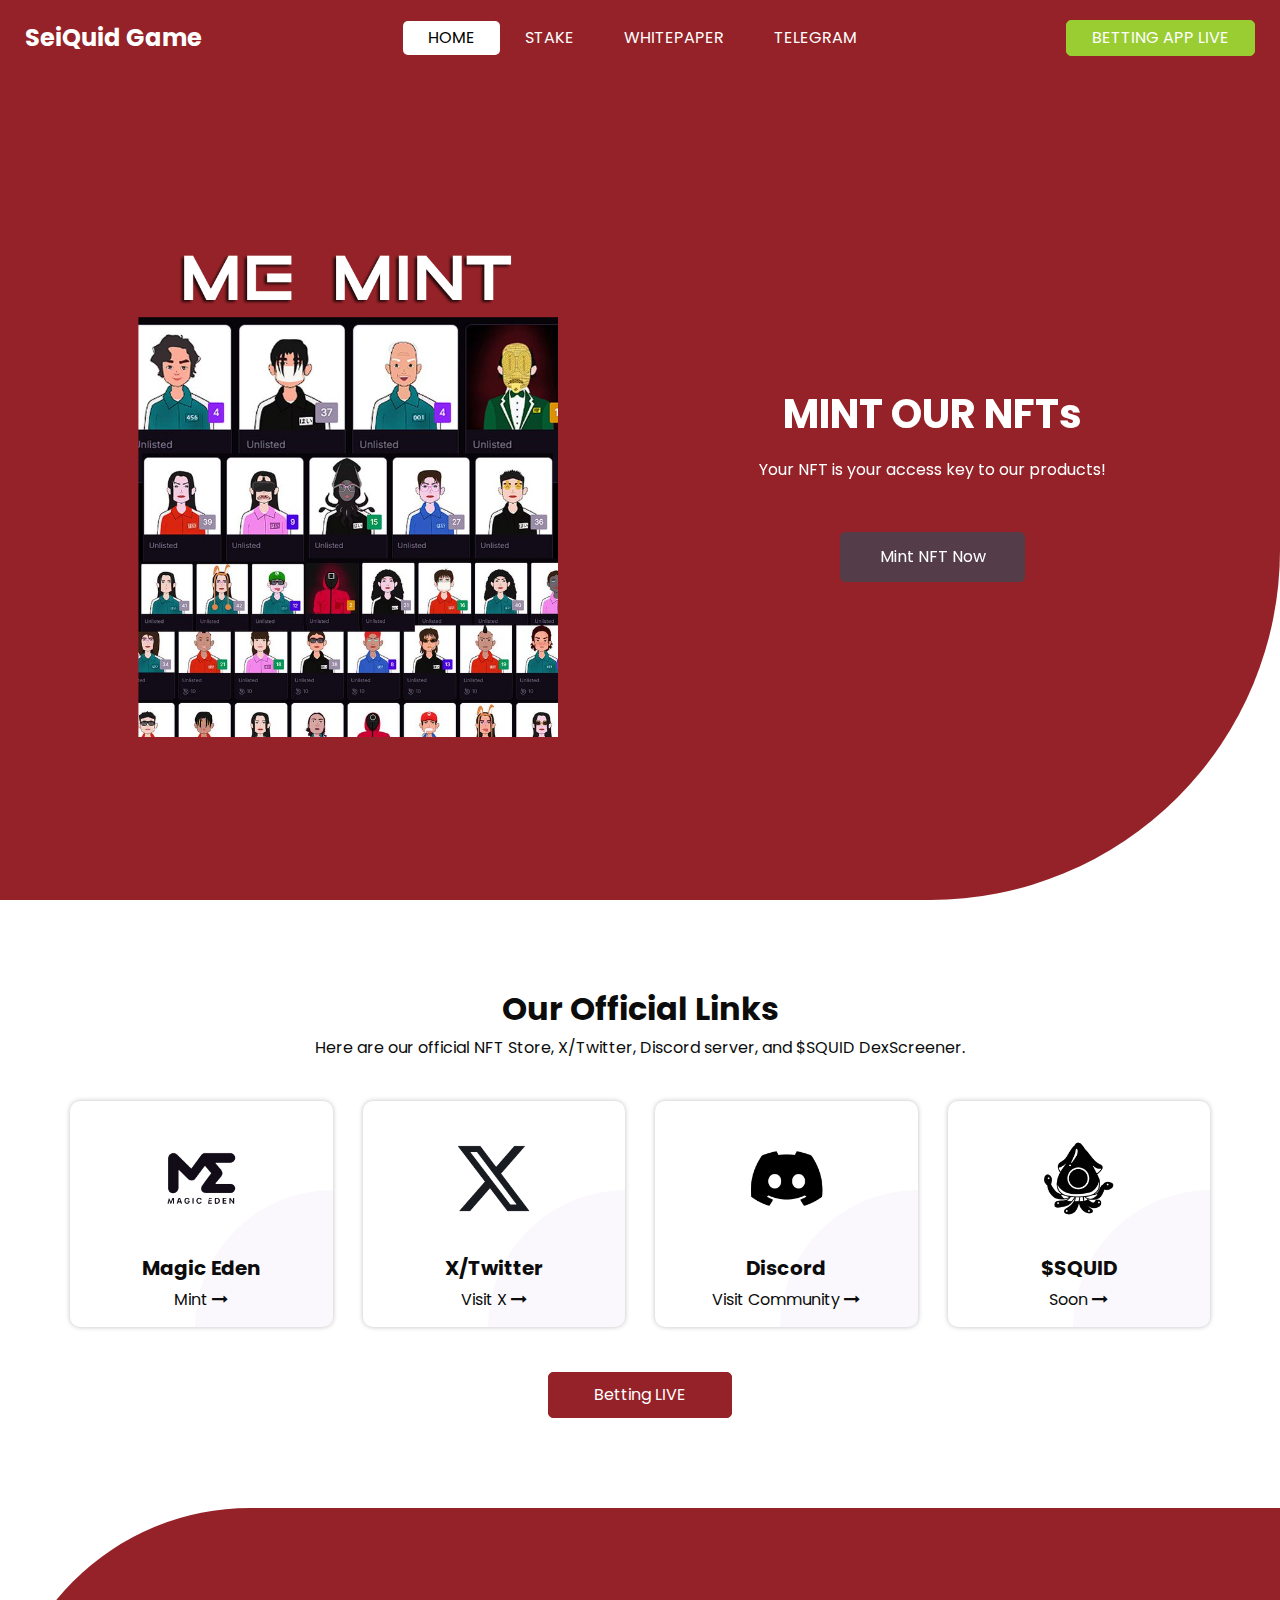
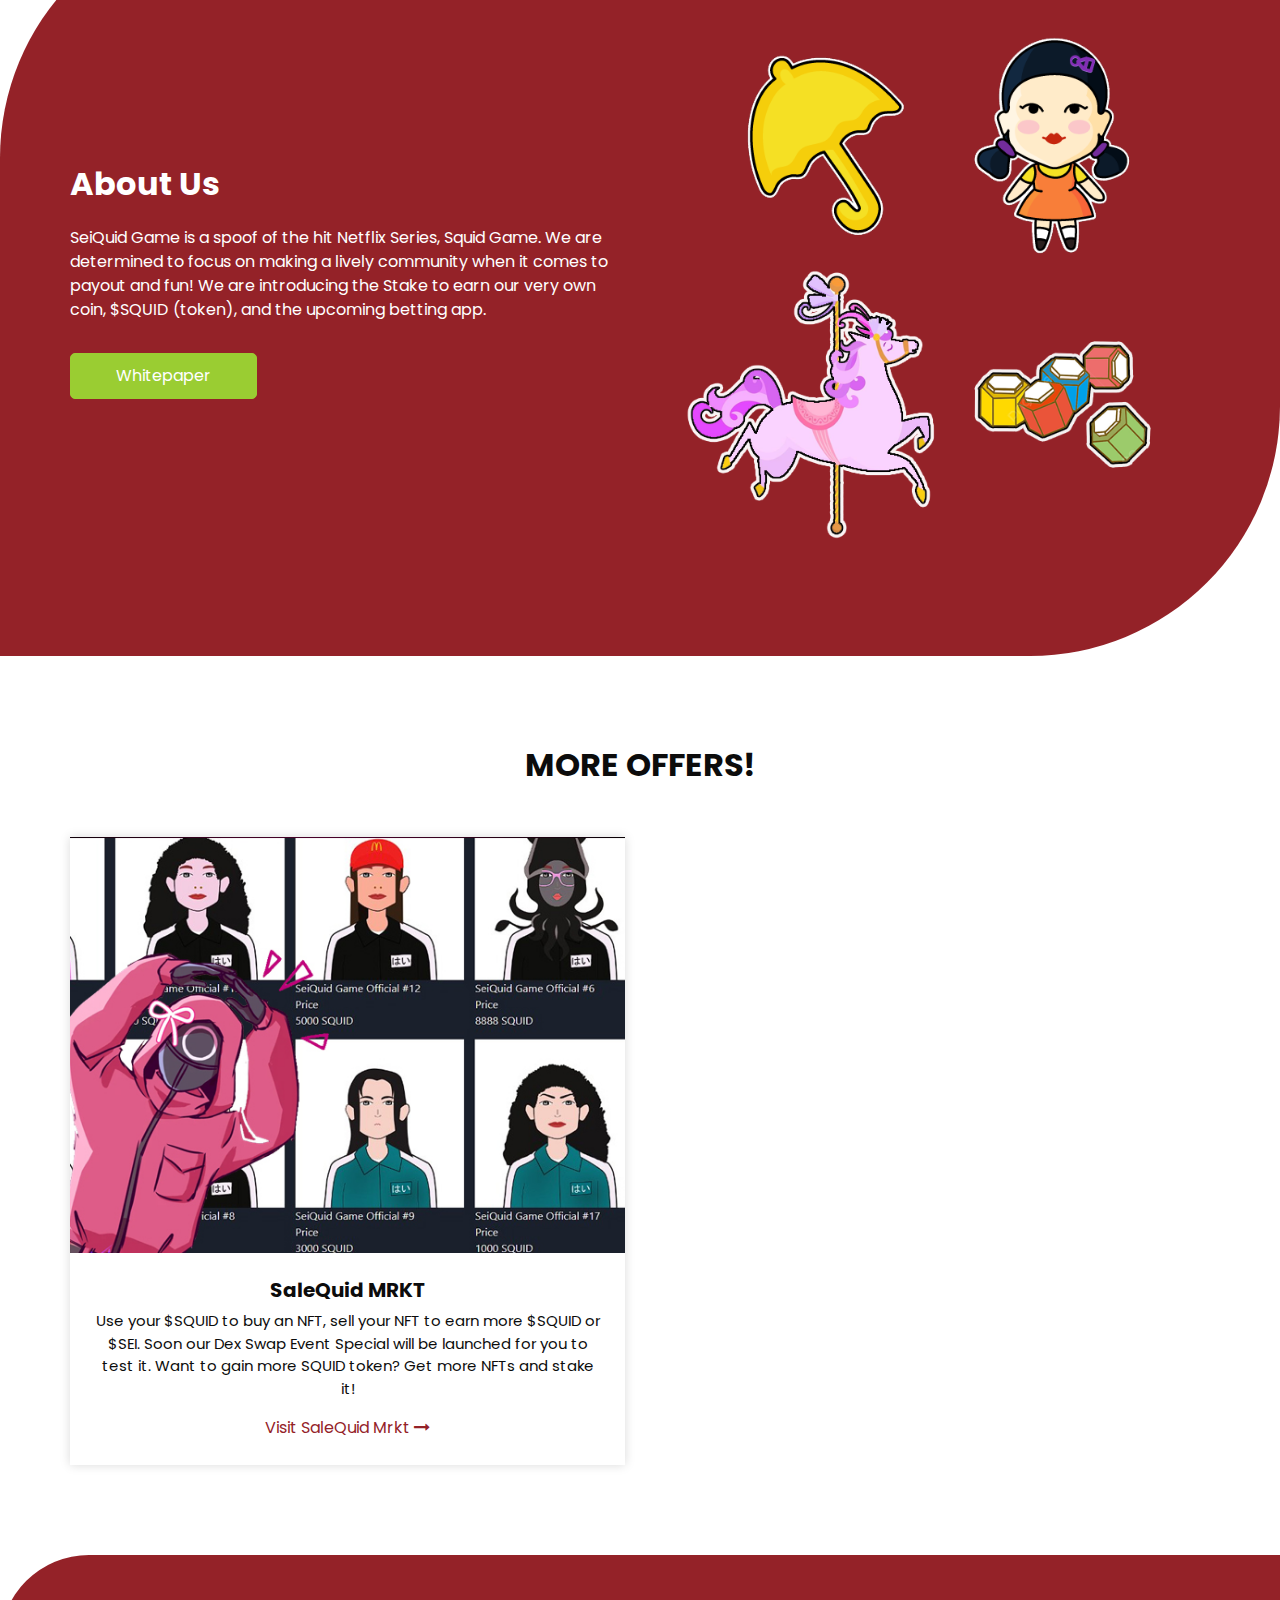
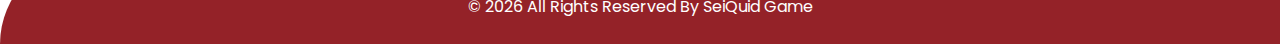
<file: index.html>
<!DOCTYPE html>
<html lang="en">

<head>
  <!-- Basic -->
  <meta charset="utf-8" />
  <meta http-equiv="X-UA-Compatible" content="IE=edge" />
  <!-- Mobile Metas -->
  <meta name="viewport" content="width=device-width, initial-scale=1, shrink-to-fit=no" />
  <!-- Site Metas -->
  <meta name="keywords" content="" />
  <meta name="description" content="" />
  <meta name="author" content="" />

  <title>SeiQuid Game</title>


  <!-- bootstrap core css -->
  <link rel="stylesheet" type="text/css" href="css/bootstrap.css" />

  <!-- font awesome style -->
  <link href="css/font-awesome.min.css" rel="stylesheet" />

  <!-- Custom styles for this template -->
  <link href="css/style.css" rel="stylesheet" />
  <!-- responsive style -->
  <link href="css/responsive.css" rel="stylesheet" />

  <link rel="icon" type="image/x-icon" href="images/favicon.ico">

</head>

<body>

  <div class="hero_area">
    <!-- header section strats -->
    <header class="header_section">
      <div class="container-fluid">
        <nav class="navbar navbar-expand-lg custom_nav-container ">
          <a class="navbar-brand" href="index.html">
            <span>
              SeiQuid Game
            </span>
          </a>

          <button class="navbar-toggler" type="button" data-toggle="collapse" data-target="#navbarSupportedContent" aria-controls="navbarSupportedContent" aria-expanded="false" aria-label="Toggle navigation">
            <span class=""> </span>
          </button>

          <div class="collapse navbar-collapse" id="navbarSupportedContent">
            <ul class="navbar-nav  ">
              <li class="nav-item active">
                <a class="nav-link" href="index.html">Home <span class="sr-only">(current)</span></a>
              </li>
              <li class="nav-item">
                <a class="nav-link" href="https://stake.seiquid.xyz"> Stake</a>
              </li>
              <li class="nav-item">
                <a class="nav-link" href="whitepaper.html">Whitepaper</a>
              </li>
            <li class="nav-item">
                <a class="nav-link" href="https://t.me/seiquidgameofficial">Telegram</a>
              </li>
            </ul>
            <div class="quote_btn-container">
              <a href="https://bet.seiquid.xyz" class="quote_btn">
                Betting App LIVE
              </a>
            </div>
          </div>
        </nav>
      </div>
    </header>
    <!-- end header section -->
    <!-- slider section -->
    <section class="slider_section ">
      <div id="customCarousel1" class="carousel slide" data-ride="carousel">
        <div class="carousel-inner">
          <div class="carousel-item active">
            <div class="container ">
              <div class="row">
                <div class="col-md-6">
                  <div class="img-box">
                    <img src="images/slider-img3.png" alt="">
                  </div>
                </div>
                <div class="col-md-6">
                  <div class="detail-box">
                    <h1>
                      MINT OUR NFTs
                    </h1>
                    <p>
                      Your NFT is your access key to our products!
                    </p>
                    <div class="btn-box">
                      <a href="https://magiceden.io/mint-terminal/sei/0x75873dd4a039691110a88ab7eec107e645ba9ab5" class="btn1">
                        Mint NFT Now
                      </a>
                    </div>
                  </div>
                </div>
              </div>
            </div>
          </div>
          <div class="carousel-item ">
            <div class="container ">
              <div class="row">
                <div class="col-md-6">
                  <div class="img-box">
                    <img src="images/slider-img2.png" alt="">
                  </div>
                </div>
                <div class="col-md-6">
                  <div class="detail-box">
                    <h1>
                      Telegram Gaming
                    </h1>
                    <p>
                      Get ready to play and farm $SQUID!
                    </p>
                    <div class="btn-box">
                      <a href="https://t.me/+LcIL0smlWs02NTE9" class="btn1">
                        Telegram
                      </a>
                    </div>
                  </div>
                </div>
              </div>
            </div>
          </div>
          <div class="carousel-item ">
            <div class="container ">
              <div class="row">
                <div class="col-md-6">
                  <div class="img-box">
                    <img src="images/slider-img.png" alt="">
                  </div>
                </div>
                <div class="col-md-6">
                  <div class="detail-box">
                    <h1>
                      BETTING APP
                    </h1>
                    <p>
                      Bet your $SQUID to multiply them.
                    </p>
                    <div class="btn-box">
                      <a href="https://bet.seiquid.xyz" class="btn1">
                        Betting App LIVE
                      </a>
                    </div>
                  </div>
                </div>
              </div>
            </div>
          </div>
        </div> <!--
        <ol class="carousel-indicators">
          <li data-target="#customCarousel1" data-slide-to="0" class="active"></li>
          <li data-target="#customCarousel1" data-slide-to="1"></li>
          <li data-target="#customCarousel1" data-slide-to="2"></li>
        </ol>-->
      </div>

    </section>
    <!-- end slider section -->
  </div>

  <!-- service section -->
  <section class="service_section layout_padding">
    <div class="container">
      <div class="heading_container">
        <h2>
          Our Official Links
        </h2>
        <p>
          Here are our official NFT Store, X/Twitter, Discord server, and $SQUID DexScreener.
        </p>
      </div>
      <div class="row">
        <div class="col-md-6 col-lg-3">
          <div class="box">
            <div class="img-box">
              <img src="images/s1.png" alt="">
            </div>
            <div class="detail-box">
              <h5>
                Magic Eden
              </h5>
             <!-- <p>
                Lorem ipsum dolor sit amet, consectetur adipiscing elit,
              </p> -->
              <a href="https://magiceden.io/mint-terminal/sei/0x75873dd4a039691110a88ab7eec107e645ba9ab5">
                <span>
                  Mint
                </span>
                <i class="fa fa-long-arrow-right" aria-hidden="true"></i>
              </a>
            </div>
          </div>
        </div>
        <div class="col-md-6 col-lg-3">
          <div class="box">
            <div class="img-box">
              <img src="images/s2.png" alt="">
            </div>
            <div class="detail-box">
              <h5>
                X/Twitter
              </h5>
              <!--<p>
                Lorem ipsum dolor sit amet, consectetur adipiscing elit,
              </p>-->
              <a href="https://x.com/SeiquidGame">
                <span>
                  Visit X
                </span>
                <i class="fa fa-long-arrow-right" aria-hidden="true"></i>
              </a>
            </div>
          </div>
        </div>
        <div class="col-md-6 col-lg-3">
          <div class="box">
            <div class="img-box">
              <img src="images/s3.png" alt="">
            </div>
            <div class="detail-box">
              <h5>
                Discord
              </h5><!--
              <p>
                Lorem ipsum dolor sit amet, consectetur adipiscing elit,
              </p> -->
              <a href="https://discord.gg/a8Eq4tUbVY">
                <span>
                  Visit Community
                </span>
                <i class="fa fa-long-arrow-right" aria-hidden="true"></i>
              </a>
            </div>
          </div>
        </div>
        <div class="col-md-6 col-lg-3">
          <div class="box">
            <div class="img-box">
              <img src="images/s4.png" alt="">
            </div>
            <div class="detail-box">
              <h5>
                $SQUID
              </h5><!--
              <p>
                Lorem ipsum dolor sit amet, consectetur adipiscing elit,
              </p>-->
              <a href="">
                <span>
                  Soon
                </span>
                <i class="fa fa-long-arrow-right" aria-hidden="true"></i>
              </a>
            </div>
          </div>
        </div>
      </div>
      <div class="btn-box">
        <a href="https://bet.seiquid.xyz">
          Betting LIVE
        </a>
      </div>
    </div>
  </section>
  <!-- end service section -->

  <!-- about section -->

  <section class="about_section layout_padding">
    <div class="container  ">
      <div class="row">
        <div class="col-md-6">
          <div class="detail-box">
            <div class="heading_container">
              <h2>
                About Us
              </h2>
            </div>
            <p>
              SeiQuid Game is a spoof of the hit Netflix Series, Squid Game. We are determined to focus on making a lively community when it comes to payout and fun! We are introducing the Stake to earn our very own coin, $SQUID (token), and the upcoming betting app.
            </p>
            <a href="whitepaper.html">
              Whitepaper
            </a>
          </div>
        </div>
        <div class="col-md-6 ">
          <div class="img-box">
            <img src="images/about-img.png" alt="">
          </div>
        </div>

      </div>
    </div>
  </section>

  <!-- end about section -->

  <!-- case section -->

  <section class="case_section layout_padding">
    <div class="container">
      <div class="heading_container">
        <h2>
          MORE OFFERS!
        </h2>
      </div>
      <div class="row">
        <div class="col-md-6">
          <div class="box">
            <div class="img-box">
              <img src="images/case-1.jpg" alt="">
            </div>
            <div class="detail-box">
              <h5>
                SaleQuid MRKT
              </h5>
              <p>
                Use your $SQUID to buy an NFT, sell your NFT to earn more $SQUID or $SEI. Soon our Dex Swap Event Special will be launched for you to test it. Want to gain more SQUID token? Get more NFTs and stake it!
              </p>
              <a href="https://sqmrktplace.seiquid.xyz">
                <span>
                  Visit SaleQuid Mrkt
                </span>
                <i class="fa fa-long-arrow-right" aria-hidden="true"></i>
              </a>
            </div>
          </div>
        </div>
      </div>
  </section>
          <!-- <div class="col-md-6">
          <div class="box">
            <div class="img-box">
              <img src="images/case-2.jpg" alt="">
            </div>
            <div class="detail-box">
              <h5>
                Excepturi placeat nihil eos maxime
              </h5>
              <p>
                Alteration in some form, by injected humour, or randomised words which don't look even slightly believable.
              </p>
              <a href="">
                <span>
                  Read More
                </span>
                <i class="fa fa-long-arrow-right" aria-hidden="true"></i>
              </a>
            </div>
          </div>
        </div>
      </div>
    </div>
  </section>

  end case section -->

  <!-- client section 
  <section class="client_section ">
    <div class="container">
      <div class="heading_container heading_center">
        <h2>
          Testimonial
        </h2>
      </div>
    </div>
    <div id="customCarousel2" class="carousel slide" data-ride="carousel">
      <div class="carousel-inner">
        <div class="carousel-item active">
          <div class="container">
            <div class="row">
              <div class="col-md-10 mx-auto">
                <div class="box">
                  <div class="img-box">
                    <img src="images/client.jpg" alt="">
                  </div>
                  <div class="detail-box">
                    <div class="client_info">
                      <div class="client_name">
                        <h5>
                          Morojink
                        </h5>
                        <h6>
                          Customer
                        </h6>
                      </div>
                      <i class="fa fa-quote-left" aria-hidden="true"></i>
                    </div>
                    <p>
                      Lorem ipsum dolor sit amet, consectetur adipiscing elit, sed do eiusmod tempor incididunt ut
                      labore
                      et
                      dolore magna aliqua. Ut enim ad minim veniam, quis nostrud exercitation ullamco laboris nisi ut
                      aliquip ex ea commodo consequat. Duis aute irure dolor in reprehenderit in voluptate velit esse
                      cillum
                      dolore eu fugia
                    </p>
                  </div>
                </div>
              </div>
            </div>
          </div>
        </div>
        <div class="carousel-item">
          <div class="container">
            <div class="row">
              <div class="col-md-10 mx-auto">
                <div class="box">
                  <div class="img-box">
                    <img src="images/client.jpg" alt="">
                  </div>
                  <div class="detail-box">
                    <div class="client_info">
                      <div class="client_name">
                        <h5>
                          Morojink
                        </h5>
                        <h6>
                          Customer
                        </h6>
                      </div>
                      <i class="fa fa-quote-left" aria-hidden="true"></i>
                    </div>
                    <p>
                      Lorem ipsum dolor sit amet, consectetur adipiscing elit, sed do eiusmod tempor incididunt ut
                      labore
                      et
                      dolore magna aliqua. Ut enim ad minim veniam, quis nostrud exercitation ullamco laboris nisi ut
                      aliquip ex ea commodo consequat. Duis aute irure dolor in reprehenderit in voluptate velit esse
                      cillum
                      dolore eu fugia
                    </p>
                  </div>
                </div>
              </div>
            </div>
          </div>
        </div>
        <div class="carousel-item">
          <div class="container">
            <div class="row">
              <div class="col-md-10 mx-auto">
                <div class="box">
                  <div class="img-box">
                    <img src="images/client.jpg" alt="">
                  </div>
                  <div class="detail-box">
                    <div class="client_info">
                      <div class="client_name">
                        <h5>
                          Morojink
                        </h5>
                        <h6>
                          Customer
                        </h6>
                      </div>
                      <i class="fa fa-quote-left" aria-hidden="true"></i>
                    </div>
                    <p>
                      Lorem ipsum dolor sit amet, consectetur adipiscing elit, sed do eiusmod tempor incididunt ut
                      labore
                      et
                      dolore magna aliqua. Ut enim ad minim veniam, quis nostrud exercitation ullamco laboris nisi ut
                      aliquip ex ea commodo consequat. Duis aute irure dolor in reprehenderit in voluptate velit esse
                      cillum
                      dolore eu fugia
                    </p>
                  </div>
                </div>
              </div>
            </div>
          </div>
        </div>
      </div>
      <ol class="carousel-indicators">
        <li data-target="#customCarousel2" data-slide-to="0" class="active"></li>
        <li data-target="#customCarousel2" data-slide-to="1"></li>
        <li data-target="#customCarousel2" data-slide-to="2"></li>
      </ol>
    </div>
  </section>
   end client section -->



  <!-- contact section 

  <section class="contact_section layout_padding">
    <div class="container-fluid">
      <div class="row">
        <div class="col-md-5 col-lg-4 offset-md-1">
          <div class="form_container">
            <div class="heading_container">
              <h2>
                Request A Call back
              </h2>
            </div>
            <form action="">
              <div>
                <input type="text" placeholder="Full Name " />
              </div>
              <div>
                <input type="email" placeholder="Email" />
              </div>
              <div>
                <input type="text" placeholder="Phone number" />
              </div>
              <div>
                <input type="text" class="message-box" placeholder="Message" />
              </div>
              <div class="d-flex ">
                <button>
                  SEND
                </button>
              </div>
            </form>
          </div>
        </div>
        <div class="col-md-6 col-lg-7 px-0">
          <div class="map_container">
            <div class="map">
              <div id="googleMap"></div>
            </div>
          </div>
        </div>
      </div>
    </div>
  </section>

   end contact section -->

  <div class="footer_container">
    <!-- info section

    <section class="info_section ">
      <div class="container">
        <div class="row">
          <div class="col-md-6 col-lg-3 ">
            <div class="info_detail">
              <h4>
                Digian
              </h4>
              <p>
                Necessary, making this the first true generator on the Internet. It uses a dictionary of over 200 Latin words, combined with a handful
              </p>
            </div>
          </div>
          <div class="col-md-6 col-lg-2 mx-auto">
            <div class="info_link_box">
              <h4>
                Links
              </h4>
              <div class="info_links">
                <a class="" href="index.html">
                  Home
                </a>
                <a class="" href="about.html">
                  About
                </a>
                <a class="" href="service.html">
                  Services
                </a>
                <a class="" href="contact.html">
                  Contact Us
                </a>
              </div>
            </div>
          </div>
          <div class="col-md-6 col-lg-3 ">
            <h4>
              Subscribe
            </h4>
            <form action="#">
              <input type="text" placeholder="Enter email" />
              <button type="submit">
                Subscribe
              </button>
            </form>
          </div>
          <div class="col-md-6 col-lg-3 mb-0 ml-auto">
            <div class="info_contact">
              <h4>
                Address
              </h4>
              <div class="contact_link_box">
                <a href="">
                  <i class="fa fa-map-marker" aria-hidden="true"></i>
                  <span>
                    Location
                  </span>
                </a>
                <a href="">
                  <i class="fa fa-phone" aria-hidden="true"></i>
                  <span>
                    Call +01 1234567890
                  </span>
                </a>
                <a href="">
                  <i class="fa fa-envelope" aria-hidden="true"></i>
                  <span>
                    demo@gmail.com
                  </span>
                </a>
              </div>
            </div>
            <div class="info_social">
              <a href="">
                <i class="fa fa-facebook" aria-hidden="true"></i>
              </a>
              <a href="">
                <i class="fa fa-twitter" aria-hidden="true"></i>
              </a>
              <a href="">
                <i class="fa fa-linkedin" aria-hidden="true"></i>
              </a>
              <a href="">
                <i class="fa fa-instagram" aria-hidden="true"></i>
              </a>
            </div>
          </div>
        </div>
      </div>
    </section>

     end info section -->

    <!-- footer section -->
    <footer class="footer_section">
      <div class="container">
        <p>
          &copy; <span id="displayYear"></span> All Rights Reserved By
          <a href="https://seiquidgame.com/">SeiQuid Game</a>
        </p>
      </div>
    </footer>
    <!-- footer section -->
  </div>

  <!-- jQery -->
  <script src="js/jquery-3.4.1.min.js"></script>
  <!-- popper js -->
  <script src="https://cdn.jsdelivr.net/npm/popper.js@1.16.0/dist/umd/popper.min.js" integrity="sha384-Q6E9RHvbIyZFJoft+2mJbHaEWldlvI9IOYy5n3zV9zzTtmI3UksdQRVvoxMfooAo" crossorigin="anonymous">
  </script>
  <!-- bootstrap js -->
  <script src="js/bootstrap.js"></script>
  <script src="js/custom.js"></script>
  <!-- Google Map -->
  <script src=""></script>
  <!-- End Google Map -->

</body>

</html>
</file>
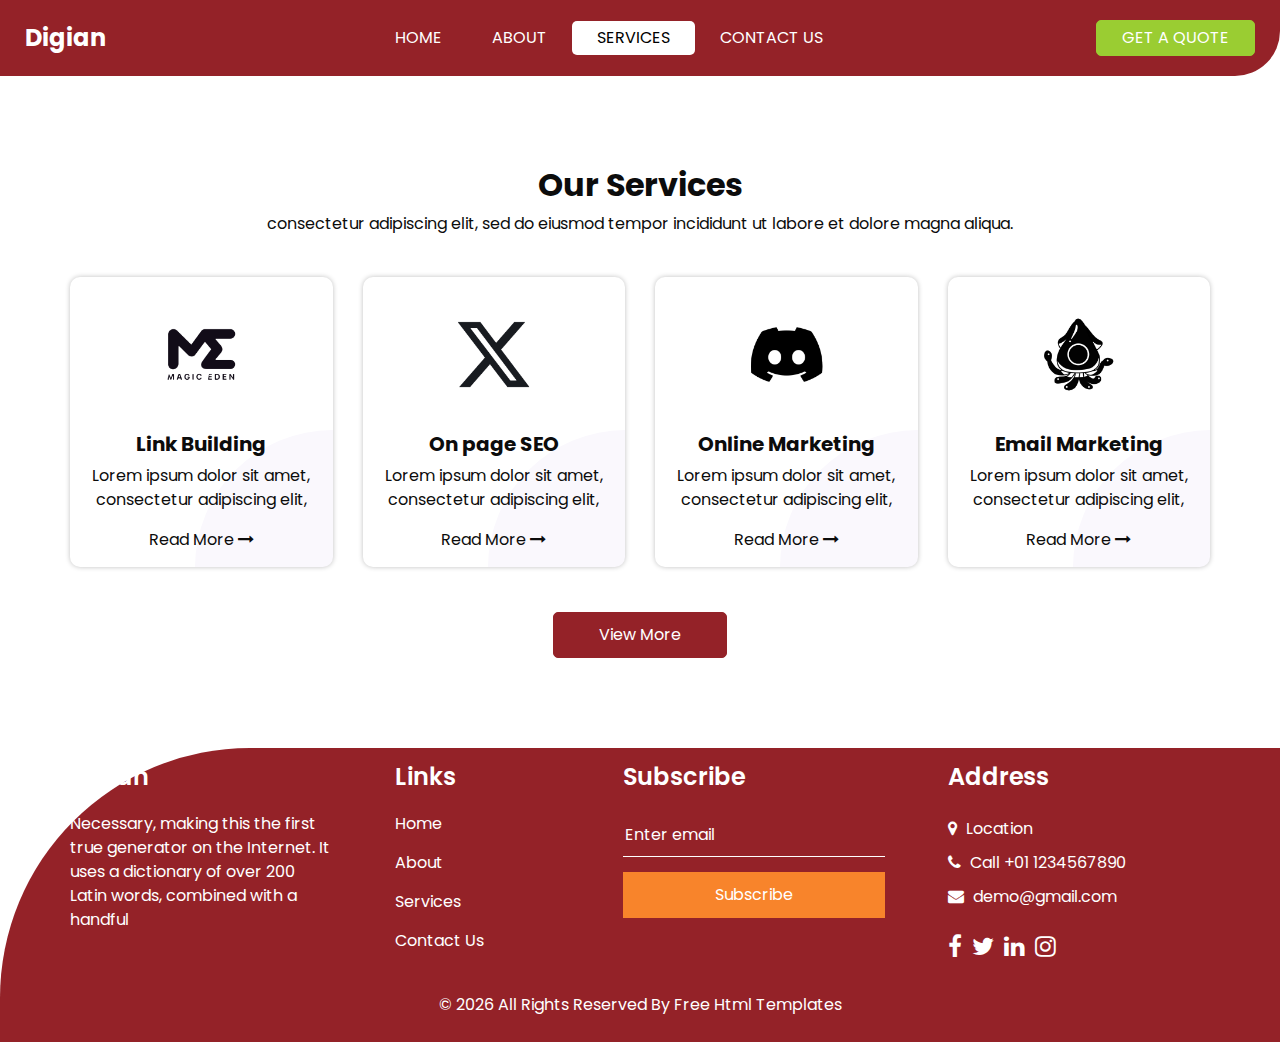
<file: service.html>
<!DOCTYPE html>
<html lang="en">

<head>
  <!-- Basic -->
  <meta charset="utf-8" />
  <meta http-equiv="X-UA-Compatible" content="IE=edge" />
  <!-- Mobile Metas -->
  <meta name="viewport" content="width=device-width, initial-scale=1, shrink-to-fit=no" />
  <!-- Site Metas -->
  <meta name="keywords" content="" />
  <meta name="description" content="" />
  <meta name="author" content="" />

  <title>Digian</title>


  <!-- bootstrap core css -->
  <link rel="stylesheet" type="text/css" href="css/bootstrap.css" />

  <!-- font awesome style -->
  <link href="css/font-awesome.min.css" rel="stylesheet" />

  <!-- Custom styles for this template -->
  <link href="css/style.css" rel="stylesheet" />
  <!-- responsive style -->
  <link href="css/responsive.css" rel="stylesheet" />

</head>

<body class="sub_page">

  <div class="hero_area">
    <!-- header section strats -->
    <header class="header_section">
      <div class="container-fluid">
        <nav class="navbar navbar-expand-lg custom_nav-container ">
          <a class="navbar-brand" href="index.html">
            <span>
              Digian
            </span>
          </a>

          <button class="navbar-toggler" type="button" data-toggle="collapse" data-target="#navbarSupportedContent" aria-controls="navbarSupportedContent" aria-expanded="false" aria-label="Toggle navigation">
            <span class=""> </span>
          </button>

          <div class="collapse navbar-collapse" id="navbarSupportedContent">
            <ul class="navbar-nav  ">
              <li class="nav-item ">
                <a class="nav-link" href="index.html">Home <span class="sr-only">(current)</span></a>
              </li>
              <li class="nav-item">
                <a class="nav-link" href="about.html"> About</a>
              </li>
              <li class="nav-item active">
                <a class="nav-link" href="service.html">Services</a>
              </li>
              <li class="nav-item">
                <a class="nav-link" href="contact.html">Contact Us</a>
              </li>
            </ul>
            <div class="quote_btn-container">
              <a href="" class="quote_btn">
                Get A Quote
              </a>
            </div>
          </div>
        </nav>
      </div>
    </header>
    <!-- end header section -->
  </div>

  <!-- service section -->
  <section class="service_section layout_padding">
    <div class="container">
      <div class="heading_container">
        <h2>
          Our Services
        </h2>
        <p>
          consectetur adipiscing elit, sed do eiusmod tempor incididunt ut labore et dolore magna aliqua.
        </p>
      </div>
      <div class="row">
        <div class="col-md-6 col-lg-3">
          <div class="box">
            <div class="img-box">
              <img src="images/s1.png" alt="">
            </div>
            <div class="detail-box">
              <h5>
                Link Building
              </h5>
              <p>
                Lorem ipsum dolor sit amet, consectetur adipiscing elit,
              </p>
              <a href="">
                <span>
                  Read More
                </span>
                <i class="fa fa-long-arrow-right" aria-hidden="true"></i>
              </a>
            </div>
          </div>
        </div>
        <div class="col-md-6 col-lg-3">
          <div class="box">
            <div class="img-box">
              <img src="images/s2.png" alt="">
            </div>
            <div class="detail-box">
              <h5>
                On page SEO
              </h5>
              <p>
                Lorem ipsum dolor sit amet, consectetur adipiscing elit,
              </p>
              <a href="">
                <span>
                  Read More
                </span>
                <i class="fa fa-long-arrow-right" aria-hidden="true"></i>
              </a>
            </div>
          </div>
        </div>
        <div class="col-md-6 col-lg-3">
          <div class="box">
            <div class="img-box">
              <img src="images/s3.png" alt="">
            </div>
            <div class="detail-box">
              <h5>
                Online Marketing
              </h5>
              <p>
                Lorem ipsum dolor sit amet, consectetur adipiscing elit,
              </p>
              <a href="">
                <span>
                  Read More
                </span>
                <i class="fa fa-long-arrow-right" aria-hidden="true"></i>
              </a>
            </div>
          </div>
        </div>
        <div class="col-md-6 col-lg-3">
          <div class="box">
            <div class="img-box">
              <img src="images/s4.png" alt="">
            </div>
            <div class="detail-box">
              <h5>
                Email Marketing
              </h5>
              <p>
                Lorem ipsum dolor sit amet, consectetur adipiscing elit,
              </p>
              <a href="">
                <span>
                  Read More
                </span>
                <i class="fa fa-long-arrow-right" aria-hidden="true"></i>
              </a>
            </div>
          </div>
        </div>
      </div>
      <div class="btn-box">
        <a href="">
          View More
        </a>
      </div>
    </div>
  </section>
  <!-- end service section -->


  <div class="footer_container">
    <!-- info section -->

    <section class="info_section ">
      <div class="container">
        <div class="row">
          <div class="col-md-6 col-lg-3 ">
            <div class="info_detail">
              <h4>
                Digian
              </h4>
              <p>
                Necessary, making this the first true generator on the Internet. It uses a dictionary of over 200 Latin words, combined with a handful
              </p>
            </div>
          </div>
          <div class="col-md-6 col-lg-2 mx-auto">
            <div class="info_link_box">
              <h4>
                Links
              </h4>
              <div class="info_links">
                <a class="" href="index.html">
                  Home
                </a>
                <a class="" href="about.html">
                  About
                </a>
                <a class="" href="service.html">
                  Services
                </a>
                <a class="" href="contact.html">
                  Contact Us
                </a>
              </div>
            </div>
          </div>
          <div class="col-md-6 col-lg-3 ">
            <h4>
              Subscribe
            </h4>
            <form action="#">
              <input type="text" placeholder="Enter email" />
              <button type="submit">
                Subscribe
              </button>
            </form>
          </div>
          <div class="col-md-6 col-lg-3 mb-0 ml-auto">
            <div class="info_contact">
              <h4>
                Address
              </h4>
              <div class="contact_link_box">
                <a href="">
                  <i class="fa fa-map-marker" aria-hidden="true"></i>
                  <span>
                    Location
                  </span>
                </a>
                <a href="">
                  <i class="fa fa-phone" aria-hidden="true"></i>
                  <span>
                    Call +01 1234567890
                  </span>
                </a>
                <a href="">
                  <i class="fa fa-envelope" aria-hidden="true"></i>
                  <span>
                    demo@gmail.com
                  </span>
                </a>
              </div>
            </div>
            <div class="info_social">
              <a href="">
                <i class="fa fa-facebook" aria-hidden="true"></i>
              </a>
              <a href="">
                <i class="fa fa-twitter" aria-hidden="true"></i>
              </a>
              <a href="">
                <i class="fa fa-linkedin" aria-hidden="true"></i>
              </a>
              <a href="">
                <i class="fa fa-instagram" aria-hidden="true"></i>
              </a>
            </div>
          </div>
        </div>
      </div>
    </section>

    <!-- end info section -->

    <!-- footer section -->
    <footer class="footer_section">
      <div class="container">
        <p>
          &copy; <span id="displayYear"></span> All Rights Reserved By
          <a href="https://html.design/">Free Html Templates</a>
        </p>
      </div>
    </footer>
    <!-- footer section -->
  </div>

  <!-- jQery -->
  <script src="js/jquery-3.4.1.min.js"></script>
  <!-- popper js -->
  <script src="https://cdn.jsdelivr.net/npm/popper.js@1.16.0/dist/umd/popper.min.js" integrity="sha384-Q6E9RHvbIyZFJoft+2mJbHaEWldlvI9IOYy5n3zV9zzTtmI3UksdQRVvoxMfooAo" crossorigin="anonymous">
  </script>
  <!-- bootstrap js -->
  <script src="js/bootstrap.js"></script>
  <script src="js/custom.js"></script>
  <!-- Google Map -->
  <script src=""></script>
  <!-- End Google Map -->

</body>

</html>
</file>
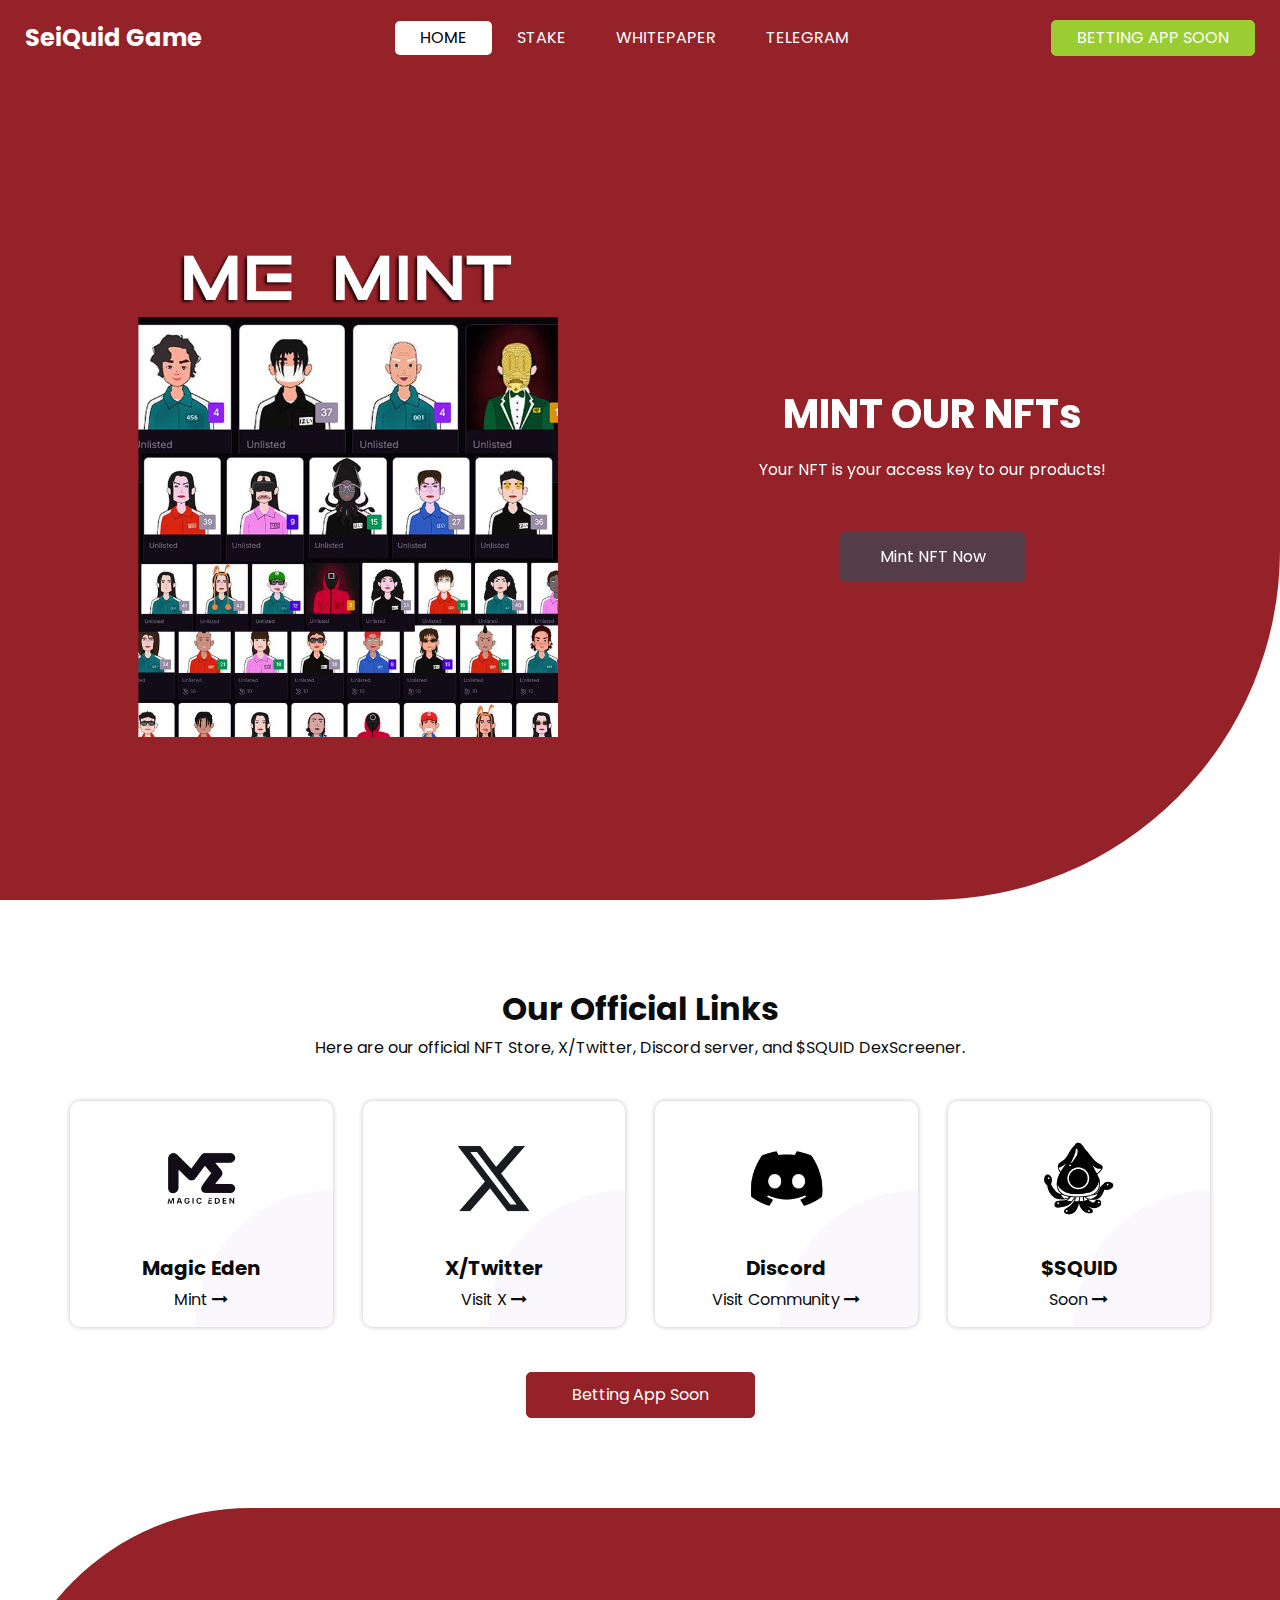
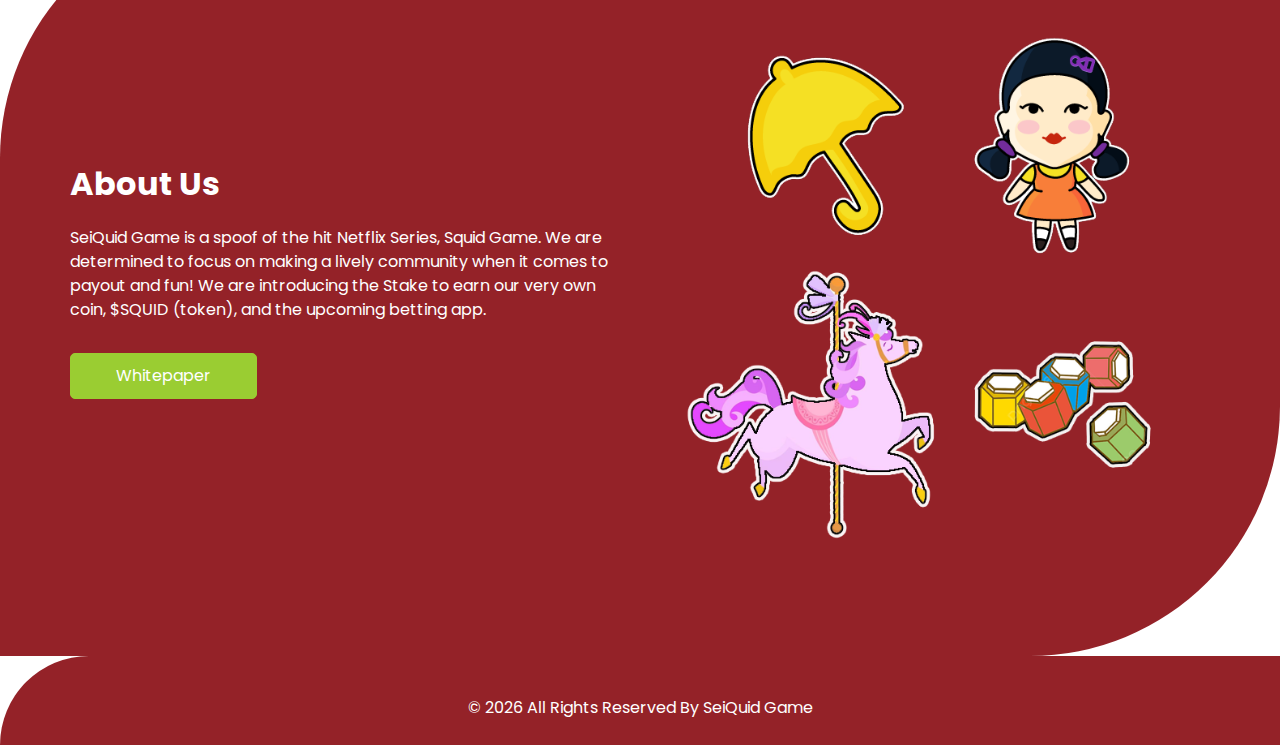
<file: stake.html>
<!DOCTYPE html>
<html lang="en">

<head>
  <!-- Basic -->
  <meta charset="utf-8" />
  <meta http-equiv="X-UA-Compatible" content="IE=edge" />
  <!-- Mobile Metas -->
  <meta name="viewport" content="width=device-width, initial-scale=1, shrink-to-fit=no" />
  <!-- Site Metas -->
  <meta name="keywords" content="" />
  <meta name="description" content="" />
  <meta name="author" content="" />

  <title>SeiQuid Game</title>


  <!-- bootstrap core css -->
  <link rel="stylesheet" type="text/css" href="css/bootstrap.css" />

  <!-- font awesome style -->
  <link href="css/font-awesome.min.css" rel="stylesheet" />

  <!-- Custom styles for this template -->
  <link href="css/style.css" rel="stylesheet" />
  <!-- responsive style -->
  <link href="css/responsive.css" rel="stylesheet" />

  <link rel="icon" type="image/x-icon" href="images/favicon.ico">

</head>

<body>

  <div class="hero_area">
    <!-- header section strats -->
    <header class="header_section">
      <div class="container-fluid">
        <nav class="navbar navbar-expand-lg custom_nav-container ">
          <a class="navbar-brand" href="index.html">
            <span>
              SeiQuid Game
            </span>
          </a>

          <button class="navbar-toggler" type="button" data-toggle="collapse" data-target="#navbarSupportedContent" aria-controls="navbarSupportedContent" aria-expanded="false" aria-label="Toggle navigation">
            <span class=""> </span>
          </button>

          <div class="collapse navbar-collapse" id="navbarSupportedContent">
            <ul class="navbar-nav  ">
              <li class="nav-item active">
                <a class="nav-link" href="index.html">Home <span class="sr-only">(current)</span></a>
              </li>
              <li class="nav-item">
                <a class="nav-link" href="https://stake.seiquid.xyz"> Stake</a>
              </li>
              <li class="nav-item">
                <a class="nav-link" href="whitepaper.html">Whitepaper</a>
              </li>
            <li class="nav-item">
                <a class="nav-link" href="https://t.me/+LcIL0smlWs02NTE9">Telegram</a>
              </li>
            </ul>
            <div class="quote_btn-container">
              <a href="" class="quote_btn">
                Betting App Soon
              </a>
            </div>
          </div>
        </nav>
      </div>
    </header>
    <!-- end header section -->
    <!-- slider section -->
    <section class="slider_section ">
      <div id="customCarousel1" class="carousel slide" data-ride="carousel">
        <div class="carousel-inner">
          <div class="carousel-item active">
            <div class="container ">
              <div class="row">
                <div class="col-md-6">
                  <div class="img-box">
                    <img src="images/slider-img3.png" alt="">
                  </div>
                </div>
                <div class="col-md-6">
                  <div class="detail-box">
                    <h1>
                      MINT OUR NFTs
                    </h1>
                    <p>
                      Your NFT is your access key to our products!
                    </p>
                    <div class="btn-box">
                      <a href="https://magiceden.io/mint-terminal/sei/0x75873dd4a039691110a88ab7eec107e645ba9ab5" class="btn1">
                        Mint NFT Now
                      </a>
                    </div>
                  </div>
                </div>
              </div>
            </div>
          </div>
          <div class="carousel-item ">
            <div class="container ">
              <div class="row">
                <div class="col-md-6">
                  <div class="img-box">
                    <img src="images/slider-img2.png" alt="">
                  </div>
                </div>
                <div class="col-md-6">
                  <div class="detail-box">
                    <h1>
                      Telegram Gaming
                    </h1>
                    <p>
                      Get ready to play and farm $SQUID!
                    </p>
                    <div class="btn-box">
                      <a href="https://t.me/+LcIL0smlWs02NTE9" class="btn1">
                        Telegram
                      </a>
                    </div>
                  </div>
                </div>
              </div>
            </div>
          </div>
          <div class="carousel-item ">
            <div class="container ">
              <div class="row">
                <div class="col-md-6">
                  <div class="img-box">
                    <img src="images/slider-img.png" alt="">
                  </div>
                </div>
                <div class="col-md-6">
                  <div class="detail-box">
                    <h1>
                      BETTING APP
                    </h1>
                    <p>
                      Bet your $SQUID to multiply them.
                    </p>
                    <div class="btn-box">
                      <a href="" class="btn1">
                        Betting App Soon
                      </a>
                    </div>
                  </div>
                </div>
              </div>
            </div>
          </div>
        </div> <!--
        <ol class="carousel-indicators">
          <li data-target="#customCarousel1" data-slide-to="0" class="active"></li>
          <li data-target="#customCarousel1" data-slide-to="1"></li>
          <li data-target="#customCarousel1" data-slide-to="2"></li>
        </ol>-->
      </div>

    </section>
    <!-- end slider section -->
  </div>

  <!-- service section -->
  <section class="service_section layout_padding">
    <div class="container">
      <div class="heading_container">
        <h2>
          Our Official Links
        </h2>
        <p>
          Here are our official NFT Store, X/Twitter, Discord server, and $SQUID DexScreener.
        </p>
      </div>
      <div class="row">
        <div class="col-md-6 col-lg-3">
          <div class="box">
            <div class="img-box">
              <img src="images/s1.png" alt="">
            </div>
            <div class="detail-box">
              <h5>
                Magic Eden
              </h5>
             <!-- <p>
                Lorem ipsum dolor sit amet, consectetur adipiscing elit,
              </p> -->
              <a href="https://magiceden.io/mint-terminal/sei/0x75873dd4a039691110a88ab7eec107e645ba9ab5">
                <span>
                  Mint
                </span>
                <i class="fa fa-long-arrow-right" aria-hidden="true"></i>
              </a>
            </div>
          </div>
        </div>
        <div class="col-md-6 col-lg-3">
          <div class="box">
            <div class="img-box">
              <img src="images/s2.png" alt="">
            </div>
            <div class="detail-box">
              <h5>
                X/Twitter
              </h5>
              <!--<p>
                Lorem ipsum dolor sit amet, consectetur adipiscing elit,
              </p>-->
              <a href="https://x.com/SeiquidGame">
                <span>
                  Visit X
                </span>
                <i class="fa fa-long-arrow-right" aria-hidden="true"></i>
              </a>
            </div>
          </div>
        </div>
        <div class="col-md-6 col-lg-3">
          <div class="box">
            <div class="img-box">
              <img src="images/s3.png" alt="">
            </div>
            <div class="detail-box">
              <h5>
                Discord
              </h5><!--
              <p>
                Lorem ipsum dolor sit amet, consectetur adipiscing elit,
              </p> -->
              <a href="https://discord.gg/a8Eq4tUbVY">
                <span>
                  Visit Community
                </span>
                <i class="fa fa-long-arrow-right" aria-hidden="true"></i>
              </a>
            </div>
          </div>
        </div>
        <div class="col-md-6 col-lg-3">
          <div class="box">
            <div class="img-box">
              <img src="images/s4.png" alt="">
            </div>
            <div class="detail-box">
              <h5>
                $SQUID
              </h5><!--
              <p>
                Lorem ipsum dolor sit amet, consectetur adipiscing elit,
              </p>-->
              <a href="">
                <span>
                  Soon
                </span>
                <i class="fa fa-long-arrow-right" aria-hidden="true"></i>
              </a>
            </div>
          </div>
        </div>
      </div>
      <div class="btn-box">
        <a href="">
          Betting App Soon
        </a>
      </div>
    </div>
  </section>
  <!-- end service section -->

  <!-- about section -->

  <section class="about_section layout_padding">
    <div class="container  ">
      <div class="row">
        <div class="col-md-6">
          <div class="detail-box">
            <div class="heading_container">
              <h2>
                About Us
              </h2>
            </div>
            <p>
              SeiQuid Game is a spoof of the hit Netflix Series, Squid Game. We are determined to focus on making a lively community when it comes to payout and fun! We are introducing the Stake to earn our very own coin, $SQUID (token), and the upcoming betting app.
            </p>
            <a href="whitepaper.html">
              Whitepaper
            </a>
          </div>
        </div>
        <div class="col-md-6 ">
          <div class="img-box">
            <img src="images/about-img.png" alt="">
          </div>
        </div>

      </div>
    </div>
  </section>

  <!-- end about section -->

  <!-- case section 

  <section class="case_section layout_padding">
    <div class="container">
      <div class="heading_container">
        <h2>
          Our Case Studies
        </h2>
      </div>
      <div class="row">
        <div class="col-md-6">
          <div class="box">
            <div class="img-box">
              <img src="images/case-1.jpg" alt="">
            </div>
            <div class="detail-box">
              <h5>
                Sit amet consectetur adipisicing elit
              </h5>
              <p>
                Alteration in some form, by injected humour, or randomised words which don't look even slightly believable.
              </p>
              <a href="">
                <span>
                  Read More
                </span>
                <i class="fa fa-long-arrow-right" aria-hidden="true"></i>
              </a>
            </div>
          </div>
        </div>
        <div class="col-md-6">
          <div class="box">
            <div class="img-box">
              <img src="images/case-2.jpg" alt="">
            </div>
            <div class="detail-box">
              <h5>
                Excepturi placeat nihil eos maxime
              </h5>
              <p>
                Alteration in some form, by injected humour, or randomised words which don't look even slightly believable.
              </p>
              <a href="">
                <span>
                  Read More
                </span>
                <i class="fa fa-long-arrow-right" aria-hidden="true"></i>
              </a>
            </div>
          </div>
        </div>
      </div>
    </div>
  </section>

  end case section -->

  <!-- client section 
  <section class="client_section ">
    <div class="container">
      <div class="heading_container heading_center">
        <h2>
          Testimonial
        </h2>
      </div>
    </div>
    <div id="customCarousel2" class="carousel slide" data-ride="carousel">
      <div class="carousel-inner">
        <div class="carousel-item active">
          <div class="container">
            <div class="row">
              <div class="col-md-10 mx-auto">
                <div class="box">
                  <div class="img-box">
                    <img src="images/client.jpg" alt="">
                  </div>
                  <div class="detail-box">
                    <div class="client_info">
                      <div class="client_name">
                        <h5>
                          Morojink
                        </h5>
                        <h6>
                          Customer
                        </h6>
                      </div>
                      <i class="fa fa-quote-left" aria-hidden="true"></i>
                    </div>
                    <p>
                      Lorem ipsum dolor sit amet, consectetur adipiscing elit, sed do eiusmod tempor incididunt ut
                      labore
                      et
                      dolore magna aliqua. Ut enim ad minim veniam, quis nostrud exercitation ullamco laboris nisi ut
                      aliquip ex ea commodo consequat. Duis aute irure dolor in reprehenderit in voluptate velit esse
                      cillum
                      dolore eu fugia
                    </p>
                  </div>
                </div>
              </div>
            </div>
          </div>
        </div>
        <div class="carousel-item">
          <div class="container">
            <div class="row">
              <div class="col-md-10 mx-auto">
                <div class="box">
                  <div class="img-box">
                    <img src="images/client.jpg" alt="">
                  </div>
                  <div class="detail-box">
                    <div class="client_info">
                      <div class="client_name">
                        <h5>
                          Morojink
                        </h5>
                        <h6>
                          Customer
                        </h6>
                      </div>
                      <i class="fa fa-quote-left" aria-hidden="true"></i>
                    </div>
                    <p>
                      Lorem ipsum dolor sit amet, consectetur adipiscing elit, sed do eiusmod tempor incididunt ut
                      labore
                      et
                      dolore magna aliqua. Ut enim ad minim veniam, quis nostrud exercitation ullamco laboris nisi ut
                      aliquip ex ea commodo consequat. Duis aute irure dolor in reprehenderit in voluptate velit esse
                      cillum
                      dolore eu fugia
                    </p>
                  </div>
                </div>
              </div>
            </div>
          </div>
        </div>
        <div class="carousel-item">
          <div class="container">
            <div class="row">
              <div class="col-md-10 mx-auto">
                <div class="box">
                  <div class="img-box">
                    <img src="images/client.jpg" alt="">
                  </div>
                  <div class="detail-box">
                    <div class="client_info">
                      <div class="client_name">
                        <h5>
                          Morojink
                        </h5>
                        <h6>
                          Customer
                        </h6>
                      </div>
                      <i class="fa fa-quote-left" aria-hidden="true"></i>
                    </div>
                    <p>
                      Lorem ipsum dolor sit amet, consectetur adipiscing elit, sed do eiusmod tempor incididunt ut
                      labore
                      et
                      dolore magna aliqua. Ut enim ad minim veniam, quis nostrud exercitation ullamco laboris nisi ut
                      aliquip ex ea commodo consequat. Duis aute irure dolor in reprehenderit in voluptate velit esse
                      cillum
                      dolore eu fugia
                    </p>
                  </div>
                </div>
              </div>
            </div>
          </div>
        </div>
      </div>
      <ol class="carousel-indicators">
        <li data-target="#customCarousel2" data-slide-to="0" class="active"></li>
        <li data-target="#customCarousel2" data-slide-to="1"></li>
        <li data-target="#customCarousel2" data-slide-to="2"></li>
      </ol>
    </div>
  </section>
   end client section -->



  <!-- contact section 

  <section class="contact_section layout_padding">
    <div class="container-fluid">
      <div class="row">
        <div class="col-md-5 col-lg-4 offset-md-1">
          <div class="form_container">
            <div class="heading_container">
              <h2>
                Request A Call back
              </h2>
            </div>
            <form action="">
              <div>
                <input type="text" placeholder="Full Name " />
              </div>
              <div>
                <input type="email" placeholder="Email" />
              </div>
              <div>
                <input type="text" placeholder="Phone number" />
              </div>
              <div>
                <input type="text" class="message-box" placeholder="Message" />
              </div>
              <div class="d-flex ">
                <button>
                  SEND
                </button>
              </div>
            </form>
          </div>
        </div>
        <div class="col-md-6 col-lg-7 px-0">
          <div class="map_container">
            <div class="map">
              <div id="googleMap"></div>
            </div>
          </div>
        </div>
      </div>
    </div>
  </section>

   end contact section -->

  <div class="footer_container">
    <!-- info section

    <section class="info_section ">
      <div class="container">
        <div class="row">
          <div class="col-md-6 col-lg-3 ">
            <div class="info_detail">
              <h4>
                Digian
              </h4>
              <p>
                Necessary, making this the first true generator on the Internet. It uses a dictionary of over 200 Latin words, combined with a handful
              </p>
            </div>
          </div>
          <div class="col-md-6 col-lg-2 mx-auto">
            <div class="info_link_box">
              <h4>
                Links
              </h4>
              <div class="info_links">
                <a class="" href="index.html">
                  Home
                </a>
                <a class="" href="about.html">
                  About
                </a>
                <a class="" href="service.html">
                  Services
                </a>
                <a class="" href="contact.html">
                  Contact Us
                </a>
              </div>
            </div>
          </div>
          <div class="col-md-6 col-lg-3 ">
            <h4>
              Subscribe
            </h4>
            <form action="#">
              <input type="text" placeholder="Enter email" />
              <button type="submit">
                Subscribe
              </button>
            </form>
          </div>
          <div class="col-md-6 col-lg-3 mb-0 ml-auto">
            <div class="info_contact">
              <h4>
                Address
              </h4>
              <div class="contact_link_box">
                <a href="">
                  <i class="fa fa-map-marker" aria-hidden="true"></i>
                  <span>
                    Location
                  </span>
                </a>
                <a href="">
                  <i class="fa fa-phone" aria-hidden="true"></i>
                  <span>
                    Call +01 1234567890
                  </span>
                </a>
                <a href="">
                  <i class="fa fa-envelope" aria-hidden="true"></i>
                  <span>
                    demo@gmail.com
                  </span>
                </a>
              </div>
            </div>
            <div class="info_social">
              <a href="">
                <i class="fa fa-facebook" aria-hidden="true"></i>
              </a>
              <a href="">
                <i class="fa fa-twitter" aria-hidden="true"></i>
              </a>
              <a href="">
                <i class="fa fa-linkedin" aria-hidden="true"></i>
              </a>
              <a href="">
                <i class="fa fa-instagram" aria-hidden="true"></i>
              </a>
            </div>
          </div>
        </div>
      </div>
    </section>

     end info section -->

    <!-- footer section -->
    <footer class="footer_section">
      <div class="container">
        <p>
          &copy; <span id="displayYear"></span> All Rights Reserved By
          <a href="https://seiquidgame.com/">SeiQuid Game</a>
        </p>
      </div>
    </footer>
    <!-- footer section -->
  </div>

  <!-- jQery -->
  <script src="js/jquery-3.4.1.min.js"></script>
  <!-- popper js -->
  <script src="https://cdn.jsdelivr.net/npm/popper.js@1.16.0/dist/umd/popper.min.js" integrity="sha384-Q6E9RHvbIyZFJoft+2mJbHaEWldlvI9IOYy5n3zV9zzTtmI3UksdQRVvoxMfooAo" crossorigin="anonymous">
  </script>
  <!-- bootstrap js -->
  <script src="js/bootstrap.js"></script>
  <script src="js/custom.js"></script>
  <!-- Google Map -->
  <script src=""></script>
  <!-- End Google Map -->

</body>

</html>
</file>
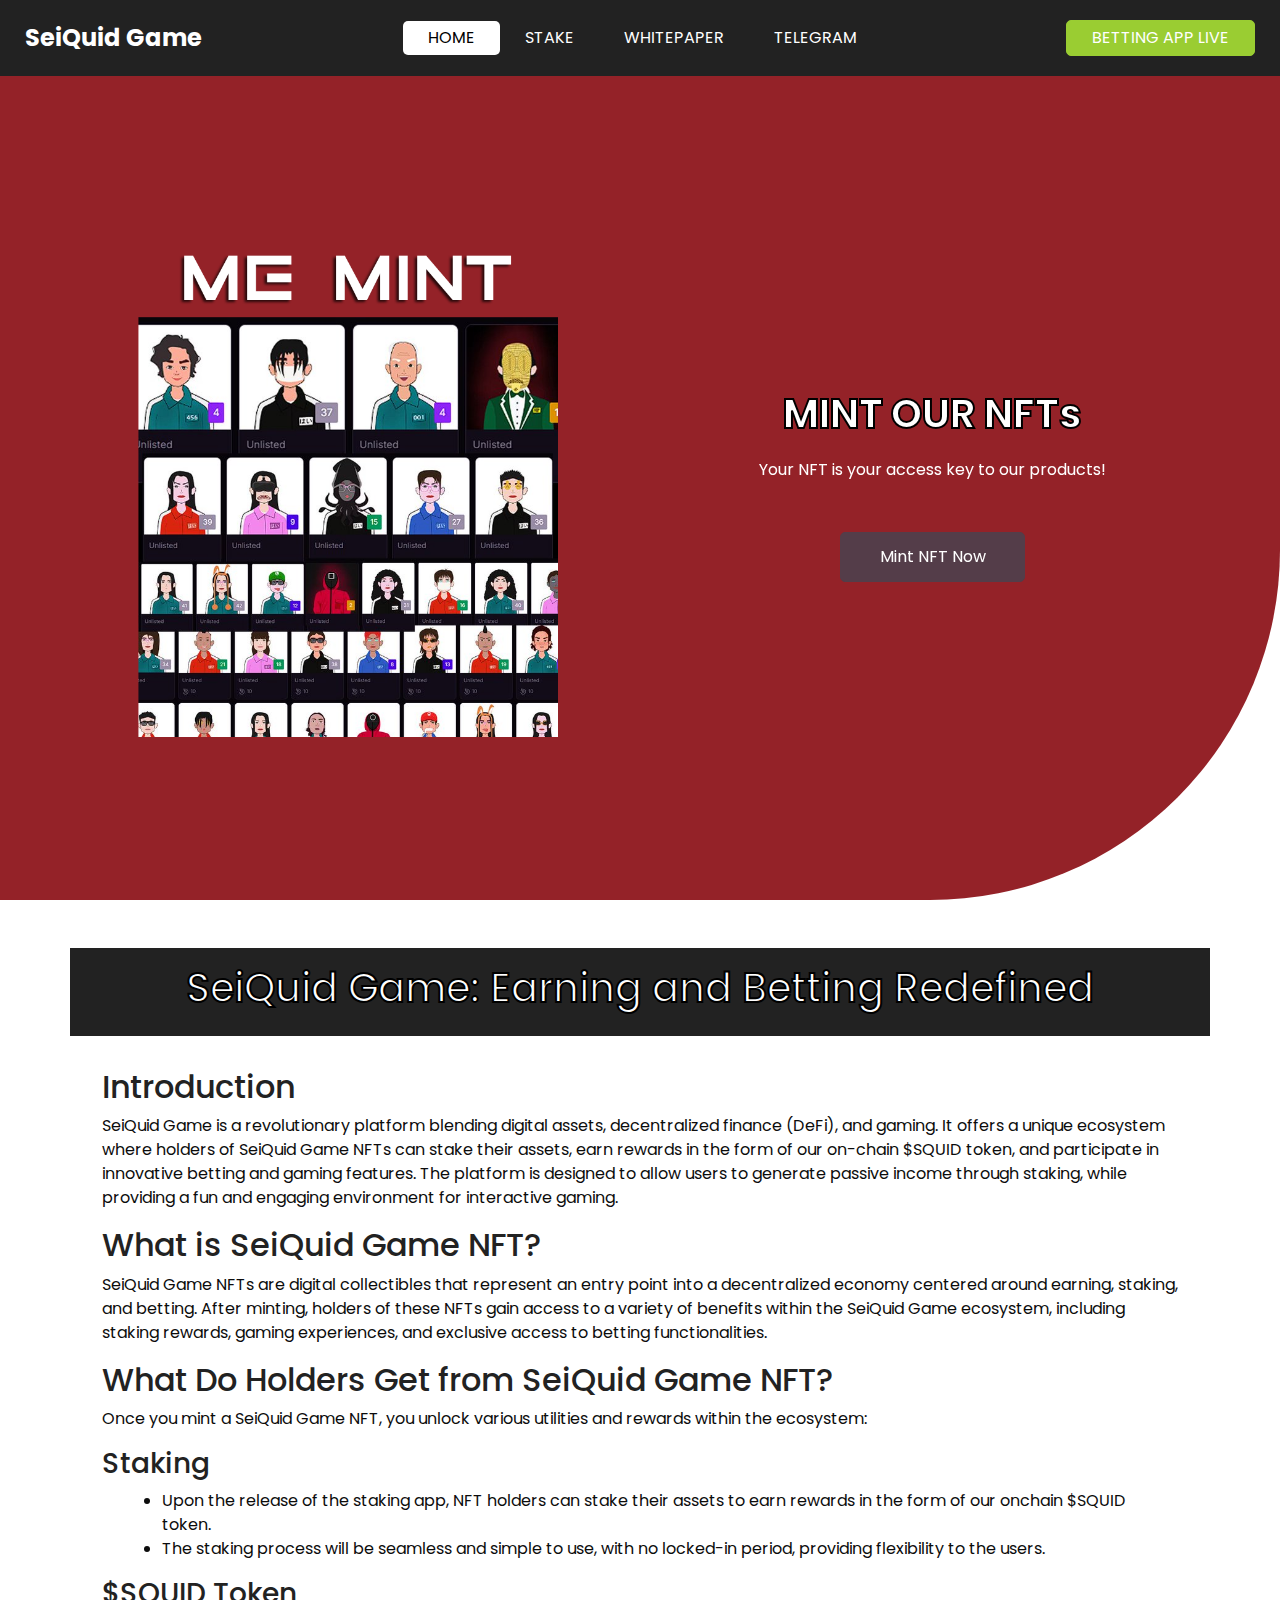
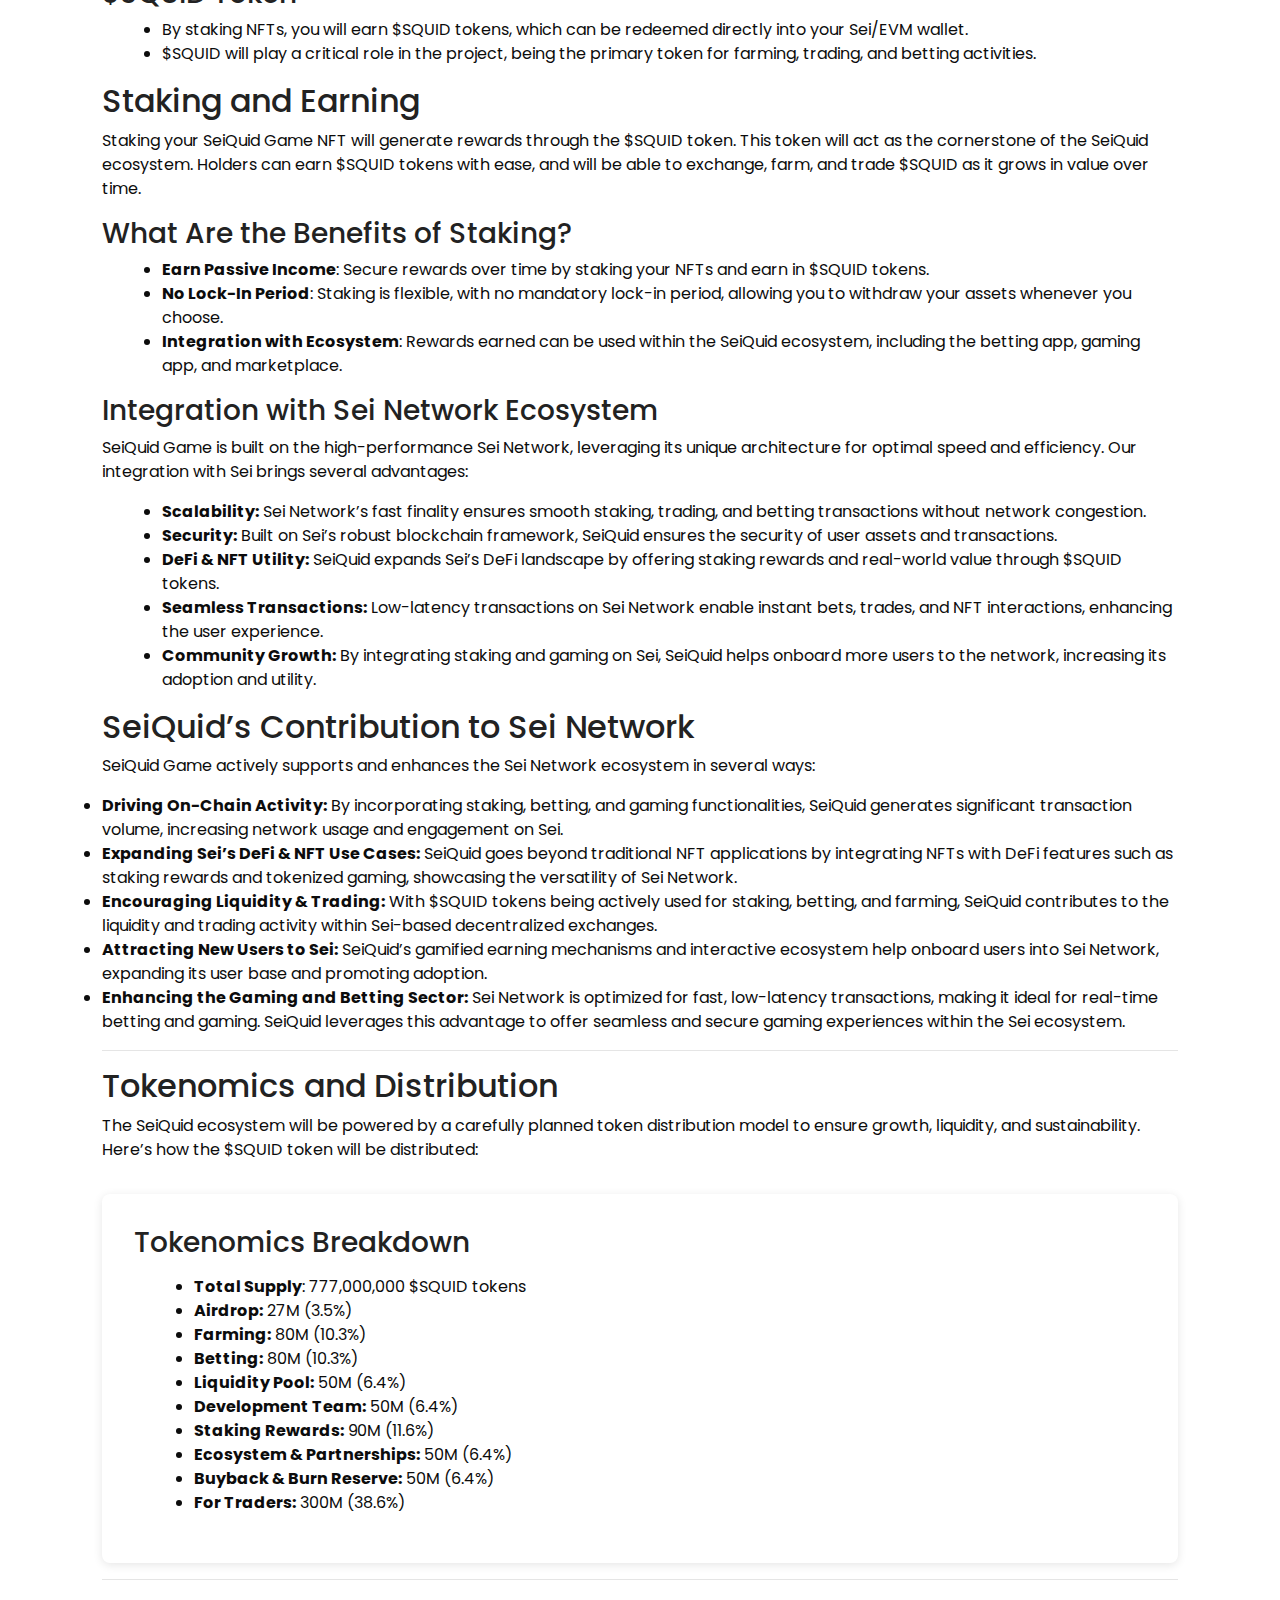
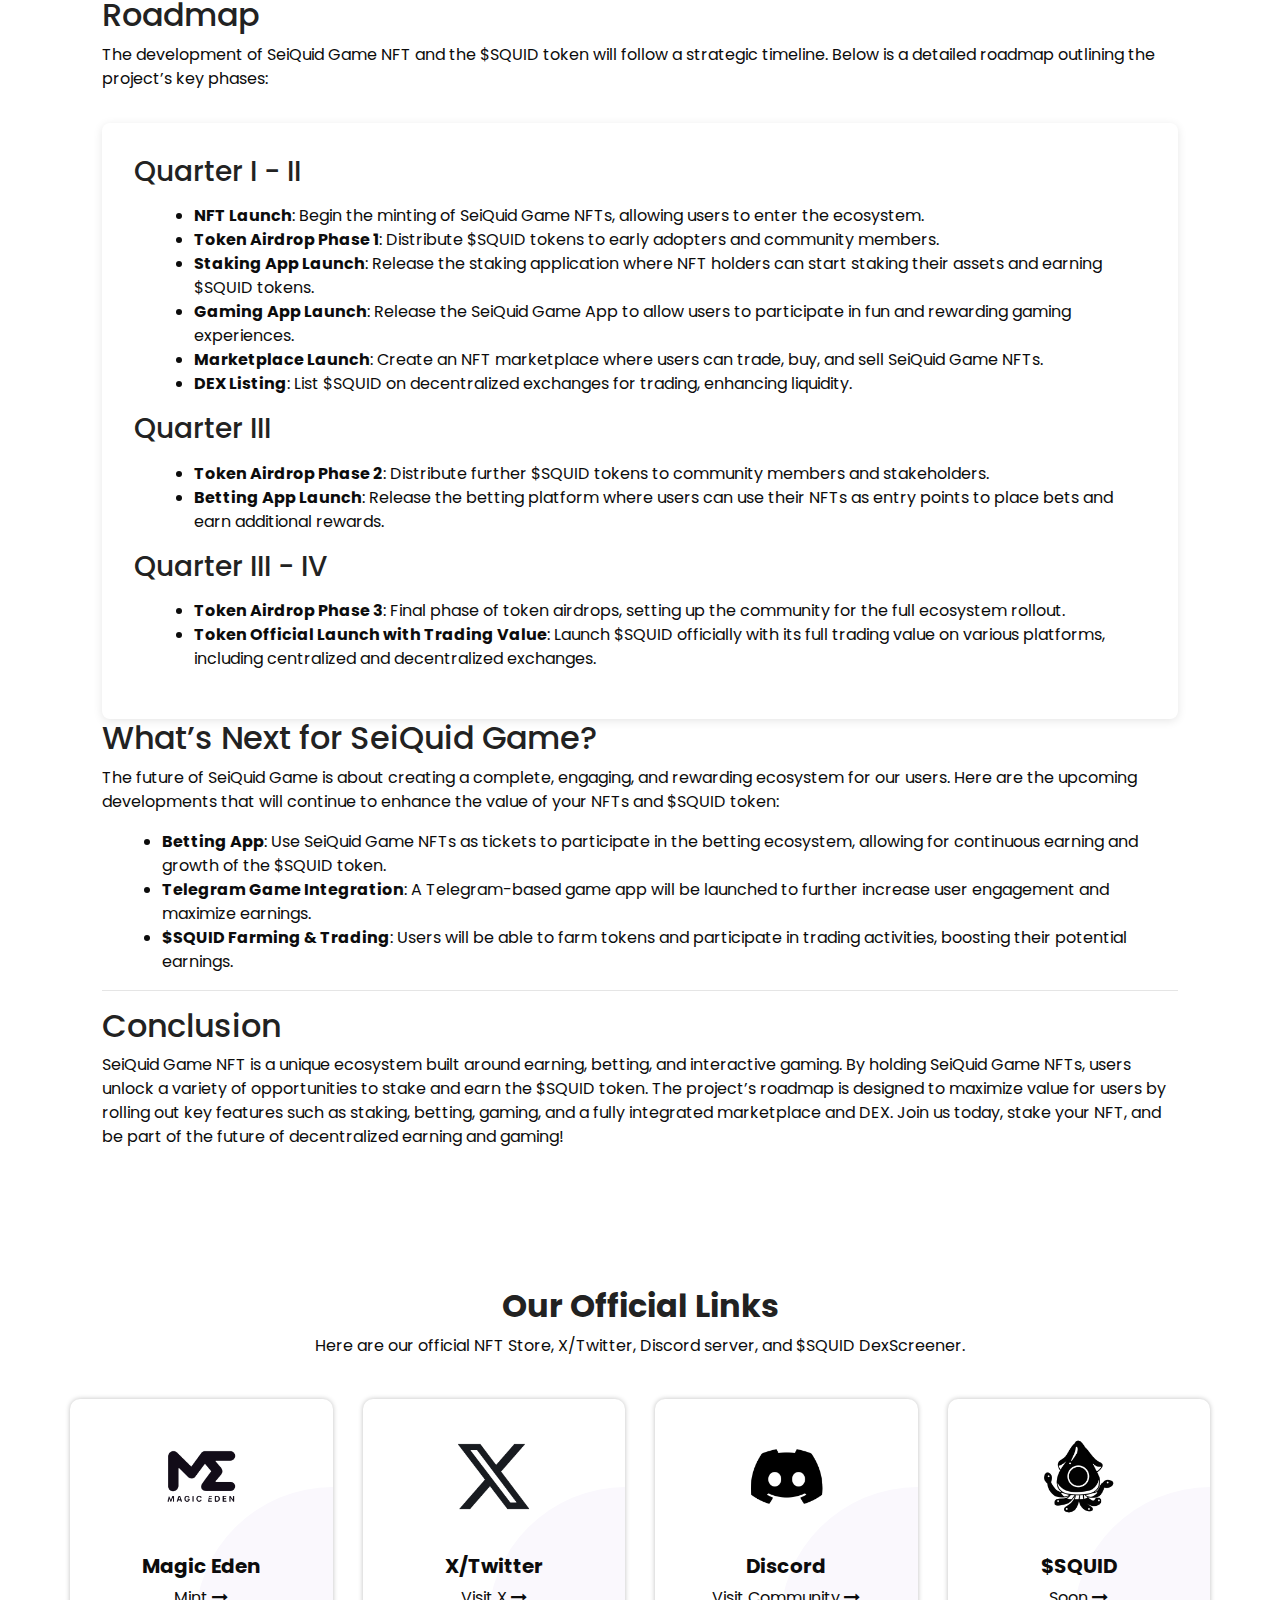
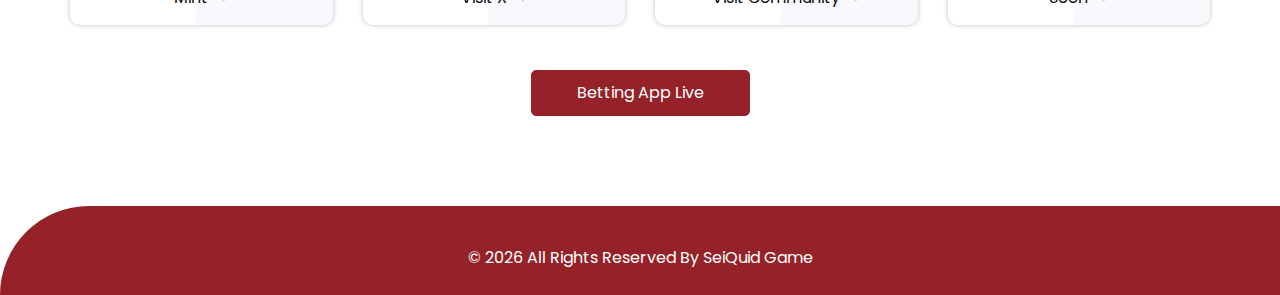
<file: whitepaper.html>
<!DOCTYPE html>
<html lang="en">

<head>
  <!-- Basic -->
  <meta charset="utf-8" />
  <meta http-equiv="X-UA-Compatible" content="IE=edge" />
  <!-- Mobile Metas -->
  <meta name="viewport" content="width=device-width, initial-scale=1, shrink-to-fit=no" />
  <!-- Site Metas -->
  <meta name="keywords" content="" />
  <meta name="description" content="" />
  <meta name="author" content="" />

  <title>SeiQuid Game</title>
<!-- whitepaper -->

<style>
        body {
            font-family: Arial, sans-serif;
            line-height: 1.6;
            background-color: #f4f4f4;
            margin: 0;
            padding: 0;
            color: #333;
        }
        header {
            background-color: #222;
            color: #fff;
            padding: 1rem;
            text-align: center;
        }
        section {
            padding: 2rem;
            max-width: 1200px;
            margin: auto;
        }
        h1 {
        color: white; /* White text */
        -webkit-text-stroke: 2px black; /* For WebKit browsers (Chrome, Safari) */
        text-stroke: 2px black; /* For standard browsers */
        }
        h2, h3 {
            color: #222;
        }
        ul {
            list-style-type: disc;
            margin-left: 20px;
        }
        .roadmap, .tokenomics {
            background-color: #fff;
            padding: 2rem;
            margin-top: 2rem;
            border-radius: 8px;
            box-shadow: 0 2px 10px rgba(0, 0, 0, 0.1);
        }
        .roadmap h3, .tokenomics h3 {
            margin-bottom: 1rem;
        }
        .tokenomics ul, .roadmap ul {
            margin-bottom: 1rem;
        }
    </style>

  <!-- bootstrap core css -->
  <link rel="stylesheet" type="text/css" href="css/bootstrap.css" />

  <!-- font awesome style -->
  <link href="css/font-awesome.min.css" rel="stylesheet" />

  <!-- Custom styles for this template -->
  <link href="css/style.css" rel="stylesheet" />
  <!-- responsive style -->
  <link href="css/responsive.css" rel="stylesheet" />

  <style>
.column1 {
  float: left;
  width: 30% 70%;
}

/* Clear floats after the columns */
.row1:after {
  content: "";
  display: table;
  clear: both;
}
  </style>

  <link rel="icon" type="image/x-icon" href="images/favicon.ico">

</head>

<body>

  <div class="hero_area">
    <!-- header section strats -->
    <header class="header_section">
      <div class="container-fluid">
        <nav class="navbar navbar-expand-lg custom_nav-container ">
          <a class="navbar-brand" href="index.html">
            <span>
              SeiQuid Game
            </span>
          </a>

          <button class="navbar-toggler" type="button" data-toggle="collapse" data-target="#navbarSupportedContent" aria-controls="navbarSupportedContent" aria-expanded="false" aria-label="Toggle navigation">
            <span class=""> </span>
          </button>

          <div class="collapse navbar-collapse" id="navbarSupportedContent">
            <ul class="navbar-nav  ">
              <li class="nav-item active">
                <a class="nav-link" href="index.html">Home <span class="sr-only">(current)</span></a>
              </li>
              <li class="nav-item">
                <a class="nav-link" href="https://stake.seiquid.xyz"> Stake</a>
              </li>
              <li class="nav-item">
                <a class="nav-link" href="whitepaper.html">Whitepaper</a>
              </li>
              <li class="nav-item">
                <a class="nav-link" href="https://t.me/seiquidgameofficial">Telegram</a>
              </li>
            </ul>
            <div class="quote_btn-container">
              <a href="https://bet.seiquid.xyz" class="quote_btn">
                Betting App LIVE
              </a>
            </div>
          </div>
        </nav>
      </div>
    </header>
    <!-- end header section -->
    <!-- slider section -->
    <section class="slider_section ">
      <div id="customCarousel1" class="carousel slide" data-ride="carousel">
        <div class="carousel-inner">
          <div class="carousel-item active">
            <div class="container ">
              <div class="row">
                <div class="col-md-6">
                  <div class="img-box">
                    <img src="images/slider-img3.png" alt="">
                  </div>
                </div>
                <div class="col-md-6">
                  <div class="detail-box">
                    <h1>
                      MINT OUR NFTs
                    </h1>
                    <p>
                      Your NFT is your access key to our products!
                    </p>
                    <div class="btn-box">
                      <a href="https://magiceden.io/mint-terminal/sei/0x75873dd4a039691110a88ab7eec107e645ba9ab5" class="btn1">
                        Mint NFT Now
                      </a>
                    </div>
                  </div>
                </div>
              </div>
            </div>
          </div>
          <div class="carousel-item ">
            <div class="container ">
              <div class="row">
                <div class="col-md-6">
                  <div class="img-box">
                    <img src="images/slider-img2.png" alt="">
                  </div>
                </div>
                <div class="col-md-6">
                  <div class="detail-box">
                    <h1>
                      Telegram Gaming
                    </h1>
                    <p>
                      Get ready to play and farm $SQUID!
                    </p>
                    <div class="btn-box">
                      <a href="https://t.me/+LcIL0smlWs02NTE9" class="btn1">
                        Telegram
                      </a>
                    </div>
                  </div>
                </div>
              </div>
            </div>
          </div>
          <div class="carousel-item ">
            <div class="container ">
              <div class="row">
                <div class="col-md-6">
                  <div class="img-box">
                    <img src="images/slider-img.png" alt="">
                  </div>
                </div>
                <div class="col-md-6">
                  <div class="detail-box">
                    <h1>
                      BETTING APP
                    </h1>
                    <p>
                      Bet your $SQUID to multiply them.
                    </p>
                    <div class="btn-box">
                      <a href="https://bet.seiquid.xyz" class="btn1">
                        Betting App LIVE
                      </a>
                    </div>
                  </div>
                </div>
              </div>
            </div>
          </div>
        </div> <!-- 
        <ol class="carousel-indicators">
          <li data-target="#customCarousel1" data-slide-to="0" class="active"></li>
          <li data-target="#customCarousel1" data-slide-to="1"></li>
          <li data-target="#customCarousel1" data-slide-to="2"></li>
        </ol> -->
      </div> 

    </section>
   <!--  end slider section -->
  </div>

   <div class="container"><br/> <br/>


<header>
    <h1>SeiQuid Game: Earning and Betting Redefined</h1>
</header>
<section>
    <h2>Introduction</h2>
    <p>SeiQuid Game is a revolutionary platform blending digital assets, decentralized finance (DeFi), and gaming. It offers a unique ecosystem where holders of SeiQuid Game NFTs can stake their assets, earn rewards in the form of our on-chain $SQUID token, and participate in innovative betting and gaming features. The platform is designed to allow users to generate passive income through staking, while providing a fun and engaging environment for interactive gaming.</p>

    <h2>What is SeiQuid Game NFT?</h2>
    <p>SeiQuid Game NFTs are digital collectibles that represent an entry point into a decentralized economy centered around earning, staking, and betting. After minting, holders of these NFTs gain access to a variety of benefits within the SeiQuid Game ecosystem, including staking rewards, gaming experiences, and exclusive access to betting functionalities.</p>

    <h2>What Do Holders Get from SeiQuid Game NFT?</h2>
    <p>Once you mint a SeiQuid Game NFT, you unlock various utilities and rewards within the ecosystem:</p>

    <h3>Staking</h3>
    <ul>
        <li>Upon the release of the staking app, NFT holders can stake their assets to earn rewards in the form of our onchain $SQUID token.</li>
        <li>The staking process will be seamless and simple to use, with no locked-in period, providing flexibility to the users.</li>
    </ul>

    <h3>$SQUID Token</h3>
    <ul>
        <li>By staking NFTs, you will earn $SQUID tokens, which can be redeemed directly into your Sei/EVM wallet.</li>
        <li>$SQUID will play a critical role in the project, being the primary token for farming, trading, and betting activities.</li>
    </ul>

    <h2>Staking and Earning</h2>
    <p>Staking your SeiQuid Game NFT will generate rewards through the $SQUID token. This token will act as the cornerstone of the SeiQuid ecosystem. Holders can earn $SQUID tokens with ease, and will be able to exchange, farm, and trade $SQUID as it grows in value over time.</p>

    <h3>What Are the Benefits of Staking?</h3>
    <ul>
        <li><strong>Earn Passive Income</strong>: Secure rewards over time by staking your NFTs and earn in $SQUID tokens.</li>
        <li><strong>No Lock-In Period</strong>: Staking is flexible, with no mandatory lock-in period, allowing you to withdraw your assets whenever you choose.</li>
        <li><strong>Integration with Ecosystem</strong>: Rewards earned can be used within the SeiQuid ecosystem, including the betting app, gaming app, and marketplace.</li>
    </ul>
            <h3>Integration with Sei Network Ecosystem</h3>
            <p>SeiQuid Game is built on the high-performance Sei Network, leveraging its unique architecture for optimal speed and efficiency. Our integration with Sei brings several advantages:</p>
            <ul>
                <li><strong>Scalability:</strong> Sei Network’s fast finality ensures smooth staking, trading, and betting transactions without network congestion.</li>
                <li><strong>Security:</strong> Built on Sei’s robust blockchain framework, SeiQuid ensures the security of user assets and transactions.</li>
                <li><strong>DeFi & NFT Utility:</strong> SeiQuid expands Sei’s DeFi landscape by offering staking rewards and real-world value through $SQUID tokens.</li>
                <li><strong>Seamless Transactions:</strong> Low-latency transactions on Sei Network enable instant bets, trades, and NFT interactions, enhancing the user experience.</li>
                <li><strong>Community Growth:</strong> By integrating staking and gaming on Sei, SeiQuid helps onboard more users to the network, increasing its adoption and utility.</li>
            </ul>
  <h2>SeiQuid’s Contribution to Sei Network</h2>

<p>SeiQuid Game actively supports and enhances the Sei Network ecosystem in several ways:</p>

<li><strong>Driving On-Chain Activity:</strong> By incorporating staking, betting, and gaming functionalities, SeiQuid generates significant transaction volume, increasing network usage and engagement on Sei.</li>
<li><strong>Expanding Sei’s DeFi & NFT Use Cases:</strong> SeiQuid goes beyond traditional NFT applications by integrating NFTs with DeFi features such as staking rewards and tokenized gaming, showcasing the versatility of Sei Network.</li>
<li><strong>Encouraging Liquidity & Trading:</strong> With $SQUID tokens being actively used for staking, betting, and farming, SeiQuid contributes to the liquidity and trading activity within Sei-based decentralized exchanges.</li>
<li><strong>Attracting New Users to Sei:</strong> SeiQuid’s gamified earning mechanisms and interactive ecosystem help onboard users into Sei Network, expanding its user base and promoting adoption.</li>
<li><strong>Enhancing the Gaming and Betting Sector:</strong> Sei Network is optimized for fast, low-latency transactions, making it ideal for real-time betting and gaming. SeiQuid leverages this advantage to offer seamless and secure gaming experiences within the Sei ecosystem.</li>
  <hr>
  <h2>Tokenomics and Distribution</h2>
  
    <p>The SeiQuid ecosystem will be powered by a carefully planned token distribution model to ensure growth, liquidity, and sustainability. Here’s how the $SQUID token will be distributed:</p>

    <div class="tokenomics">
        <h3>Tokenomics Breakdown</h3>
        <ul>
            <li><strong>Total Supply</strong>: 777,000,000 $SQUID tokens</li>
            <li><strong>Airdrop:</strong> 27M (3.5%)</li>
            <li><strong>Farming:</strong> 80M (10.3%)</li>
            <li><strong>Betting:</strong> 80M (10.3%)</li>
            <li><strong>Liquidity Pool:</strong> 50M (6.4%)</li>
            <li><strong>Development Team:</strong> 50M (6.4%)</li>
            <li><strong>Staking Rewards:</strong> 90M (11.6%)</li>
            <li><strong>Ecosystem & Partnerships:</strong> 50M (6.4%)</li>
            <li><strong>Buyback & Burn Reserve:</strong> 50M (6.4%)</li>
            <li><strong>For Traders:</strong> 300M (38.6%)</li>
        </ul>
    </div>
<hr>
    <h2>Roadmap</h2>
    <p>The development of SeiQuid Game NFT and the $SQUID token will follow a strategic timeline. Below is a detailed roadmap outlining the project’s key phases:</p>

    <div class="roadmap">
        <h3>Quarter I - II</h3>
        <ul>
            <li><strong>NFT Launch</strong>: Begin the minting of SeiQuid Game NFTs, allowing users to enter the ecosystem.</li>
            <li><strong>Token Airdrop Phase 1</strong>: Distribute $SQUID tokens to early adopters and community members.</li>
            <li><strong>Staking App Launch</strong>: Release the staking application where NFT holders can start staking their assets and earning $SQUID tokens.</li>
            <li><strong>Gaming App Launch</strong>: Release the SeiQuid Game App to allow users to participate in fun and rewarding gaming experiences.</li>
            <li><strong>Marketplace Launch</strong>: Create an NFT marketplace where users can trade, buy, and sell SeiQuid Game NFTs.</li>
            <li><strong>DEX Listing</strong>: List $SQUID on decentralized exchanges for trading, enhancing liquidity.</li>
        </ul>

        <h3>Quarter III</h3>
        <ul>
            <li><strong>Token Airdrop Phase 2</strong>: Distribute further $SQUID tokens to community members and stakeholders.</li>
            <li><strong>Betting App Launch</strong>: Release the betting platform where users can use their NFTs as entry points to place bets and earn additional rewards.</li>
        </ul>

        <h3>Quarter III - IV</h3>
        <ul>
            <li><strong>Token Airdrop Phase 3</strong>: Final phase of token airdrops, setting up the community for the full ecosystem rollout.</li>
            <li><strong>Token Official Launch with Trading Value</strong>: Launch $SQUID officially with its full trading value on various platforms, including centralized and decentralized exchanges.</li>
        </ul>
    </div>

    <h2>What’s Next for SeiQuid Game?</h2>
    <p>The future of SeiQuid Game is about creating a complete, engaging, and rewarding ecosystem for our users. Here are the upcoming developments that will continue to enhance the value of your NFTs and $SQUID token:</p>

    <ul>
        <li><strong>Betting App</strong>: Use SeiQuid Game NFTs as tickets to participate in the betting ecosystem, allowing for continuous earning and growth of the $SQUID token.</li>
        <li><strong>Telegram Game Integration</strong>: A Telegram-based game app will be launched to further increase user engagement and maximize earnings.</li>
        <li><strong>$SQUID Farming & Trading</strong>: Users will be able to farm tokens and participate in trading activities, boosting their potential earnings.</li>
    </ul>
<hr>
    <h2>Conclusion</h2>
    <p>SeiQuid Game NFT is a unique ecosystem built around earning, betting, and interactive gaming. By holding SeiQuid Game NFTs, users unlock a variety of opportunities to stake and earn the $SQUID token. The project’s roadmap is designed to maximize value for users by rolling out key features such as staking, betting, gaming, and a fully integrated marketplace and DEX. Join us today, stake your NFT, and be part of the future of decentralized earning and gaming!</p>
</section></div>

  <!-- service section -->
  <section class="service_section layout_padding">
    <div class="container">
      <div class="heading_container">
        <h2>
          Our Official Links
        </h2>
        <p>
          Here are our official NFT Store, X/Twitter, Discord server, and $SQUID DexScreener.
        </p>
      </div>
      <div class="row">
        <div class="col-md-6 col-lg-3">
          <div class="box">
            <div class="img-box">
              <img src="images/s1.png" alt="">
            </div>
            <div class="detail-box">
              <h5>
                Magic Eden
              </h5>
             <!-- <p>
                Lorem ipsum dolor sit amet, consectetur adipiscing elit,
              </p> -->
              <a href="https://magiceden.io/mint-terminal/sei/0x75873dd4a039691110a88ab7eec107e645ba9ab5">
                <span>
                  Mint
                </span>
                <i class="fa fa-long-arrow-right" aria-hidden="true"></i>
              </a>
            </div>
          </div>
        </div>
        <div class="col-md-6 col-lg-3">
          <div class="box">
            <div class="img-box">
              <img src="images/s2.png" alt="">
            </div>
            <div class="detail-box">
              <h5>
                X/Twitter
              </h5>
              <!--<p>
                Lorem ipsum dolor sit amet, consectetur adipiscing elit,
              </p>-->
              <a href="https://x.com/SeiquidGame">
                <span>
                  Visit X
                </span>
                <i class="fa fa-long-arrow-right" aria-hidden="true"></i>
              </a>
            </div>
          </div>
        </div>
        <div class="col-md-6 col-lg-3">
          <div class="box">
            <div class="img-box">
              <img src="images/s3.png" alt="">
            </div>
            <div class="detail-box">
              <h5>
                Discord
              </h5><!--
              <p>
                Lorem ipsum dolor sit amet, consectetur adipiscing elit,
              </p> -->
              <a href="https://discord.gg/a8Eq4tUbVY">
                <span>
                  Visit Community
                </span>
                <i class="fa fa-long-arrow-right" aria-hidden="true"></i>
              </a>
            </div>
          </div>
        </div>
        <div class="col-md-6 col-lg-3">
          <div class="box">
            <div class="img-box">
              <img src="images/s4.png" alt="">
            </div>
            <div class="detail-box">
              <h5>
                $SQUID
              </h5><!--
              <p>
                Lorem ipsum dolor sit amet, consectetur adipiscing elit,
              </p>-->
              <a href="">
                <span>
                  Soon
                </span>
                <i class="fa fa-long-arrow-right" aria-hidden="true"></i>
              </a>
            </div>
          </div>
        </div>
      </div>
      <div class="btn-box">
        <a href="https://bet.seiquid.xyz">
          Betting App Live
        </a>
      </div>
    </div>
  </section>
  <!-- end service section -->

  <!-- about section

  <section class="about_section layout_padding">
    <div class="container  ">
      <div class="row">
        <div class="col-md-6">
          <div class="detail-box">
            <div class="heading_container">
              <h2>
                About Us
              </h2>
            </div>
            <p>
              SeiQuid Game is a spoof of the hit Netflix Series, Squid Game. We are determined to focus on making a lively community when it comes to payout and fun! We are introducing the Stake to earn our very own coin, $SQUID (Token), and the upcoming betting app.
            </p>
            <a href="">
              Whitepaper
            </a>
          </div>
        </div>
        <div class="col-md-6 ">
          <div class="img-box">
            <img src="images/about-img.png" alt="">
          </div>
        </div>

      </div>
    </div>
  </section>

  end about section -->

  <!-- case section 

  <section class="case_section layout_padding">
    <div class="container">
      <div class="heading_container">
        <h2>
          Our Case Studies
        </h2>
      </div>
      <div class="row">
        <div class="col-md-6">
          <div class="box">
            <div class="img-box">
              <img src="images/case-1.jpg" alt="">
            </div>
            <div class="detail-box">
              <h5>
                Sit amet consectetur adipisicing elit
              </h5>
              <p>
                Alteration in some form, by injected humour, or randomised words which don't look even slightly believable.
              </p>
              <a href="">
                <span>
                  Read More
                </span>
                <i class="fa fa-long-arrow-right" aria-hidden="true"></i>
              </a>
            </div>
          </div>
        </div>
        <div class="col-md-6">
          <div class="box">
            <div class="img-box">
              <img src="images/case-2.jpg" alt="">
            </div>
            <div class="detail-box">
              <h5>
                Excepturi placeat nihil eos maxime
              </h5>
              <p>
                Alteration in some form, by injected humour, or randomised words which don't look even slightly believable.
              </p>
              <a href="">
                <span>
                  Read More
                </span>
                <i class="fa fa-long-arrow-right" aria-hidden="true"></i>
              </a>
            </div>
          </div>
        </div>
      </div>
    </div>
  </section>

  end case section -->

  <!-- client section 
  <section class="client_section ">
    <div class="container">
      <div class="heading_container heading_center">
        <h2>
          Testimonial
        </h2>
      </div>
    </div>
    <div id="customCarousel2" class="carousel slide" data-ride="carousel">
      <div class="carousel-inner">
        <div class="carousel-item active">
          <div class="container">
            <div class="row">
              <div class="col-md-10 mx-auto">
                <div class="box">
                  <div class="img-box">
                    <img src="images/client.jpg" alt="">
                  </div>
                  <div class="detail-box">
                    <div class="client_info">
                      <div class="client_name">
                        <h5>
                          Morojink
                        </h5>
                        <h6>
                          Customer
                        </h6>
                      </div>
                      <i class="fa fa-quote-left" aria-hidden="true"></i>
                    </div>
                    <p>
                      Lorem ipsum dolor sit amet, consectetur adipiscing elit, sed do eiusmod tempor incididunt ut
                      labore
                      et
                      dolore magna aliqua. Ut enim ad minim veniam, quis nostrud exercitation ullamco laboris nisi ut
                      aliquip ex ea commodo consequat. Duis aute irure dolor in reprehenderit in voluptate velit esse
                      cillum
                      dolore eu fugia
                    </p>
                  </div>
                </div>
              </div>
            </div>
          </div>
        </div>
        <div class="carousel-item">
          <div class="container">
            <div class="row">
              <div class="col-md-10 mx-auto">
                <div class="box">
                  <div class="img-box">
                    <img src="images/client.jpg" alt="">
                  </div>
                  <div class="detail-box">
                    <div class="client_info">
                      <div class="client_name">
                        <h5>
                          Morojink
                        </h5>
                        <h6>
                          Customer
                        </h6>
                      </div>
                      <i class="fa fa-quote-left" aria-hidden="true"></i>
                    </div>
                    <p>
                      Lorem ipsum dolor sit amet, consectetur adipiscing elit, sed do eiusmod tempor incididunt ut
                      labore
                      et
                      dolore magna aliqua. Ut enim ad minim veniam, quis nostrud exercitation ullamco laboris nisi ut
                      aliquip ex ea commodo consequat. Duis aute irure dolor in reprehenderit in voluptate velit esse
                      cillum
                      dolore eu fugia
                    </p>
                  </div>
                </div>
              </div>
            </div>
          </div>
        </div>
        <div class="carousel-item">
          <div class="container">
            <div class="row">
              <div class="col-md-10 mx-auto">
                <div class="box">
                  <div class="img-box">
                    <img src="images/client.jpg" alt="">
                  </div>
                  <div class="detail-box">
                    <div class="client_info">
                      <div class="client_name">
                        <h5>
                          Morojink
                        </h5>
                        <h6>
                          Customer
                        </h6>
                      </div>
                      <i class="fa fa-quote-left" aria-hidden="true"></i>
                    </div>
                    <p>
                      Lorem ipsum dolor sit amet, consectetur adipiscing elit, sed do eiusmod tempor incididunt ut
                      labore
                      et
                      dolore magna aliqua. Ut enim ad minim veniam, quis nostrud exercitation ullamco laboris nisi ut
                      aliquip ex ea commodo consequat. Duis aute irure dolor in reprehenderit in voluptate velit esse
                      cillum
                      dolore eu fugia
                    </p>
                  </div>
                </div>
              </div>
            </div>
          </div>
        </div>
      </div>
      <ol class="carousel-indicators">
        <li data-target="#customCarousel2" data-slide-to="0" class="active"></li>
        <li data-target="#customCarousel2" data-slide-to="1"></li>
        <li data-target="#customCarousel2" data-slide-to="2"></li>
      </ol>
    </div>
  </section>
   end client section -->



  <!-- contact section 

  <section class="contact_section layout_padding">
    <div class="container-fluid">
      <div class="row">
        <div class="col-md-5 col-lg-4 offset-md-1">
          <div class="form_container">
            <div class="heading_container">
              <h2>
                Request A Call back
              </h2>
            </div>
            <form action="">
              <div>
                <input type="text" placeholder="Full Name " />
              </div>
              <div>
                <input type="email" placeholder="Email" />
              </div>
              <div>
                <input type="text" placeholder="Phone number" />
              </div>
              <div>
                <input type="text" class="message-box" placeholder="Message" />
              </div>
              <div class="d-flex ">
                <button>
                  SEND
                </button>
              </div>
            </form>
          </div>
        </div>
        <div class="col-md-6 col-lg-7 px-0">
          <div class="map_container">
            <div class="map">
              <div id="googleMap"></div>
            </div>
          </div>
        </div>
      </div>
    </div>
  </section>

   end contact section -->

  <div class="footer_container">
    <!-- info section

    <section class="info_section ">
      <div class="container">
        <div class="row">
          <div class="col-md-6 col-lg-3 ">
            <div class="info_detail">
              <h4>
                Digian
              </h4>
              <p>
                Necessary, making this the first true generator on the Internet. It uses a dictionary of over 200 Latin words, combined with a handful
              </p>
            </div>
          </div>
          <div class="col-md-6 col-lg-2 mx-auto">
            <div class="info_link_box">
              <h4>
                Links
              </h4>
              <div class="info_links">
                <a class="" href="index.html">
                  Home
                </a>
                <a class="" href="about.html">
                  About
                </a>
                <a class="" href="service.html">
                  Services
                </a>
                <a class="" href="contact.html">
                  Contact Us
                </a>
              </div>
            </div>
          </div>
          <div class="col-md-6 col-lg-3 ">
            <h4>
              Subscribe
            </h4>
            <form action="#">
              <input type="text" placeholder="Enter email" />
              <button type="submit">
                Subscribe
              </button>
            </form>
          </div>
          <div class="col-md-6 col-lg-3 mb-0 ml-auto">
            <div class="info_contact">
              <h4>
                Address
              </h4>
              <div class="contact_link_box">
                <a href="">
                  <i class="fa fa-map-marker" aria-hidden="true"></i>
                  <span>
                    Location
                  </span>
                </a>
                <a href="">
                  <i class="fa fa-phone" aria-hidden="true"></i>
                  <span>
                    Call +01 1234567890
                  </span>
                </a>
                <a href="">
                  <i class="fa fa-envelope" aria-hidden="true"></i>
                  <span>
                    demo@gmail.com
                  </span>
                </a>
              </div>
            </div>
            <div class="info_social">
              <a href="">
                <i class="fa fa-facebook" aria-hidden="true"></i>
              </a>
              <a href="">
                <i class="fa fa-twitter" aria-hidden="true"></i>
              </a>
              <a href="">
                <i class="fa fa-linkedin" aria-hidden="true"></i>
              </a>
              <a href="">
                <i class="fa fa-instagram" aria-hidden="true"></i>
              </a>
            </div>
          </div>
        </div>
      </div>
    </section>

     end info section -->

    <!-- footer section -->
    <footer class="footer_section">
      <div class="container">
        <p>
          &copy; <span id="displayYear"></span> All Rights Reserved By
          <a href="https://seiquidgame.com/">SeiQuid Game</a>
        </p>
      </div>
    </footer>
    <!-- footer section -->
  </div>

  <!-- jQery -->
  <script src="js/jquery-3.4.1.min.js"></script>
  <!-- popper js -->
  <script src="https://cdn.jsdelivr.net/npm/popper.js@1.16.0/dist/umd/popper.min.js" integrity="sha384-Q6E9RHvbIyZFJoft+2mJbHaEWldlvI9IOYy5n3zV9zzTtmI3UksdQRVvoxMfooAo" crossorigin="anonymous">
  </script>
  <!-- bootstrap js -->
  <script src="js/bootstrap.js"></script>
  <script src="js/custom.js"></script>
  <!-- Google Map -->
  <script src=""></script>
  <!-- End Google Map -->

</body>

</html>
</file>
<file: css/style.css>
@import url("https://fonts.googleapis.com/css2?family=Poppins:wght@400;600;700&display=swap");
body {
  font-family: "Poppins", sans-serif;
  color: #0c0c0c;
  background-color: #ffffff;
  overflow-x: hidden;
}

.layout_padding {
  padding: 90px 0;
}

.layout_margin {
  margin: 90px 0;
}

.layout_padding2 {
  padding: 75px 0;
}

.layout_padding2-top {
  padding-top: 75px;
}

.layout_padding2-bottom {
  padding-bottom: 75px;
}

.layout_padding-top {
  padding-top: 90px;
}

.layout_padding-bottom {
  padding-bottom: 90px;
}

.heading_container {
  display: -webkit-box;
  display: -ms-flexbox;
  display: flex;
  -webkit-box-orient: vertical;
  -webkit-box-direction: normal;
      -ms-flex-direction: column;
          flex-direction: column;
  -webkit-box-align: start;
      -ms-flex-align: start;
          align-items: flex-start;
}

.heading_container h2 {
  position: relative;
  font-weight: bold;
}

.heading_container h2 span {
  color: #942228;
}

.heading_container.heading_center {
  -webkit-box-align: center;
      -ms-flex-align: center;
          align-items: center;
  text-align: center;
}

a,
a:hover,
a:focus {
  text-decoration: none;
}

a:hover,
a:focus {
  color: initial;
}

.btn,
.btn:focus {
  outline: none !important;
  -webkit-box-shadow: none;
          box-shadow: none;
}

/*header section*/
.hero_area {
  position: relative;
  min-height: 100vh;
  display: -webkit-box;
  display: -ms-flexbox;
  display: flex;
  -webkit-box-orient: vertical;
  -webkit-box-direction: normal;
      -ms-flex-direction: column;
          flex-direction: column;
  background-color: #942228;
  border-radius: 0 0 350px 0;
}

.sub_page .hero_area {
  min-height: auto;
  border-radius: 0 0 45px 0;
}

.header_section {
  padding: 15px 0;
}

.header_section .container-fluid {
  padding-right: 25px;
  padding-left: 25px;
}

.navbar-brand span {
  font-weight: bold;
  color: #ffffff;
  font-size: 24px;
}

.custom_nav-container {
  padding: 0;
}

.custom_nav-container .navbar-nav {
  margin: auto;
}

.custom_nav-container .navbar-nav .nav-item .nav-link {
  padding: 5px 25px;
  color: #ffffff;
  text-align: center;
  text-transform: uppercase;
  border-radius: 5px;
  -webkit-transition: all 0.3s;
  transition: all 0.3s;
}

.custom_nav-container .navbar-nav .nav-item:hover .nav-link, .custom_nav-container .navbar-nav .nav-item.active .nav-link {
  color: #000000;
  background-color: #ffffff;
}

.custom_nav-container .navbar-toggler {
  outline: none;
}

.custom_nav-container .navbar-toggler {
  padding: 0;
  width: 37px;
  height: 42px;
  -webkit-transition: all 0.3s;
  transition: all 0.3s;
}

.custom_nav-container .navbar-toggler span {
  display: block;
  width: 35px;
  height: 4px;
  background-color: #ffffff;
  margin: 7px 0;
  -webkit-transition: all 0.3s;
  transition: all 0.3s;
  position: relative;
  border-radius: 5px;
  transition: all 0.3s;
}

.custom_nav-container .navbar-toggler span::before, .custom_nav-container .navbar-toggler span::after {
  content: "";
  position: absolute;
  left: 0;
  height: 100%;
  width: 100%;
  background-color: #ffffff;
  top: -10px;
  border-radius: 5px;
  -webkit-transition: all 0.3s;
  transition: all 0.3s;
}

.custom_nav-container .navbar-toggler span::after {
  top: 10px;
}

.custom_nav-container .navbar-toggler[aria-expanded="true"] {
  -webkit-transform: rotate(360deg);
          transform: rotate(360deg);
}

.custom_nav-container .navbar-toggler[aria-expanded="true"] span {
  -webkit-transform: rotate(45deg);
          transform: rotate(45deg);
}

.custom_nav-container .navbar-toggler[aria-expanded="true"] span::before, .custom_nav-container .navbar-toggler[aria-expanded="true"] span::after {
  -webkit-transform: rotate(90deg);
          transform: rotate(90deg);
  top: 0;
}

.custom_nav-container .navbar-toggler[aria-expanded="true"] .s-1 {
  -webkit-transform: rotate(45deg);
          transform: rotate(45deg);
  margin: 0;
  margin-bottom: -4px;
}

.custom_nav-container .navbar-toggler[aria-expanded="true"] .s-2 {
  display: none;
}

.custom_nav-container .navbar-toggler[aria-expanded="true"] .s-3 {
  -webkit-transform: rotate(-45deg);
          transform: rotate(-45deg);
  margin: 0;
  margin-top: -4px;
}

.custom_nav-container .navbar-toggler[aria-expanded="false"] .s-1,
.custom_nav-container .navbar-toggler[aria-expanded="false"] .s-2,
.custom_nav-container .navbar-toggler[aria-expanded="false"] .s-3 {
  -webkit-transform: none;
          transform: none;
}

.quote_btn-container {
  display: -webkit-box;
  display: -ms-flexbox;
  display: flex;
  -webkit-box-align: center;
      -ms-flex-align: center;
          align-items: center;
}

.quote_btn-container a {
  color: #000000;
  text-transform: uppercase;
}

.quote_btn-container a span {
  margin-left: 5px;
}

.quote_btn-container a:hover {
  color: #f8842b;
}

.quote_btn-container .quote_btn {
  display: inline-block;
  padding: 5px 25px;
  background-color: #9ACD32;
  color: #ffffff;
  border-radius: 5px;
  -webkit-transition: all 0.3s;
  transition: all 0.3s;
  border: 1px solid #9ACD32;
}

.quote_btn-container .quote_btn:hover {
  color: #ffffff;
  -webkit-transform: translateY(-3px);
          transform: translateY(-3px);
}

/*end header section*/
/* slider section */
.slider_section {
  -webkit-box-flex: 1;
      -ms-flex: 1;
          flex: 1;
  display: -webkit-box;
  display: -ms-flexbox;
  display: flex;
  -webkit-box-align: center;
      -ms-flex-align: center;
          align-items: center;
  padding: 15px 0;
}

.slider_section .row {
  -webkit-box-align: center;
      -ms-flex-align: center;
          align-items: center;
}

.slider_section #customCarousel1 {
  width: 100%;
  position: unset;
}

.slider_section .detail-box {
  text-align: center;
  color: #ffffff;
}

.slider_section .detail-box h1 {
  font-weight: bold;
  margin-bottom: 20px;
}

.slider_section .detail-box .btn-box {
  display: -webkit-box;
  display: -ms-flexbox;
  display: flex;
  -webkit-box-pack: center;
      -ms-flex-pack: center;
          justify-content: center;
  margin: 0 -5px;
  margin-top: 45px;
}

.slider_section .detail-box .btn-box a {
  margin: 5px;
  text-align: center;
  width: 185px;
}

.slider_section .detail-box .btn-box .btn1 {
  display: inline-block;
  padding: 12px 15px;
  background-color: #543D49;
  color: #ffffff;
  border-radius: 5px;
  -webkit-transition: all 0.3s;
  transition: all 0.3s;
  border: 1px solid #543D49;
}

.slider_section .detail-box .btn-box .btn1:hover {
  color: #ffffff;
  -webkit-transform: translateY(-3px);
          transform: translateY(-3px);
}

.slider_section .img-box img {
  width: 100%;
}

.slider_section .carousel-indicators {
  position: unset;
  margin: 0;
  -webkit-box-pack: center;
      -ms-flex-pack: center;
          justify-content: center;
  -webkit-box-align: center;
      -ms-flex-align: center;
          align-items: center;
  margin-top: 45px;
}

.slider_section .carousel-indicators li {
  background-color: #ffffff;
  width: 15px;
  height: 15px;
  border-radius: 100%;
  opacity: 1;
}

.slider_section .carousel-indicators li.active {
  width: 23px;
  height: 23px;
  background-color: #f8842b;
}

.service_section {
  text-align: center;
}

.service_section .heading_container {
  -webkit-box-align: center;
      -ms-flex-align: center;
          align-items: center;
}

.service_section .box {
  margin-top: 25px;
  padding: 15px;
  border-radius: 10px;
  -webkit-box-shadow: 0 0 5px 0 rgba(0, 0, 0, 0.25);
          box-shadow: 0 0 5px 0 rgba(0, 0, 0, 0.25);
  position: relative;
  overflow: hidden;
  -webkit-transition: all 0.3s;
  transition: all 0.3s;
}

.service_section .box::before {
  content: "";
  width: 275px;
  height: 275px;
  position: absolute;
  right: -137.5px;
  bottom: -137.5px;
  background-color: #faf8fd;
  z-index: -1;
  border-radius: 100%;
  -webkit-transition: all 0.3s;
  transition: all 0.3s;
}

.service_section .box .img-box {
  display: -webkit-box;
  display: -ms-flexbox;
  display: flex;
  -webkit-box-pack: center;
      -ms-flex-pack: center;
          justify-content: center;
  -webkit-box-align: center;
      -ms-flex-align: center;
          align-items: center;
  height: 125px;
  border-radius: 15px;
  -webkit-transition: all 0.3s;
  transition: all 0.3s;
}

.service_section .box .img-box img {
  width: 75px;
  -webkit-transition: all 0.3s;
  transition: all 0.3s;
}

.service_section .box .detail-box {
  margin-top: 15px;
}

.service_section .box .detail-box h5 {
  font-weight: bold;
  position: relative;
}

.service_section .box .detail-box a {
  color: inherit;
}

.service_section .box:hover {
  color: #ffffff;
}

.service_section .box:hover::before {
  -webkit-transform: scale(5);
          transform: scale(5);
  background-color: #942228;
}

.service_section .box:hover img {
  -webkit-filter: invert(1);
          filter: invert(1);
}

.service_section .btn-box {
  display: -webkit-box;
  display: -ms-flexbox;
  display: flex;
  -webkit-box-pack: center;
      -ms-flex-pack: center;
          justify-content: center;
  margin-top: 45px;
}

.service_section .btn-box a {
  display: inline-block;
  padding: 10px 45px;
  background-color: #942228;
  color: #ffffff;
  border-radius: 5px;
  -webkit-transition: all 0.3s;
  transition: all 0.3s;
  border: 1px solid #942228;
}

.service_section .btn-box a:hover {
  color: #ffffff;
  -webkit-transform: translateY(-3px);
          transform: translateY(-3px);
}

.about_section {
  background-color: #942228;
  color: #ffffff;
  border-radius: 250px 0 250px 0;
}

.about_section .row {
  -webkit-box-align: center;
      -ms-flex-align: center;
          align-items: center;
}

.about_section .img-box {
  position: relative;
}

.about_section .img-box img {
  width: 100%;
}

.about_section .detail-box p {
  margin-top: 15px;
}

.about_section .detail-box a {
  display: inline-block;
  padding: 10px 45px;
  background-color: #9ACD32;
  color: #ffffff;
  border-radius: 5px;
  -webkit-transition: all 0.3s;
  transition: all 0.3s;
  border: 1px solid #9ACD32;
  margin-top: 15px;
}

.about_section .detail-box a:hover {
  color: #ffffff;
  -webkit-transform: translateY(-3px);
          transform: translateY(-3px);
}

.case_section .heading_container {
  -webkit-box-align: center;
      -ms-flex-align: center;
          align-items: center;
}

.case_section .heading_container h2::before {
  left: 50%;
  -webkit-transform: translateX(-50%);
          transform: translateX(-50%);
}

.case_section .box {
  margin-top: 45px;
  background-color: #ffffff;
  -webkit-box-shadow: 0 0 10px 0 rgba(0, 0, 0, 0.15);
          box-shadow: 0 0 10px 0 rgba(0, 0, 0, 0.15);
  text-align: center;
}

.case_section .box .img-box {
  position: relative;
}

.case_section .box .img-box img {
  width: 100%;
}

.case_section .box .detail-box {
  padding: 25px;
}

.case_section .box .detail-box h5 {
  font-weight: bold;
}

.case_section .box .detail-box p {
  font-size: 15px;
}

.case_section .box .detail-box a {
  color: #942228;
}

.client_section .box {
  display: -webkit-box;
  display: -ms-flexbox;
  display: flex;
  -webkit-box-orient: vertical;
  -webkit-box-direction: normal;
      -ms-flex-direction: column;
          flex-direction: column;
  -webkit-box-align: center;
      -ms-flex-align: center;
          align-items: center;
  margin: 45px 0;
  text-align: center;
}

.client_section .box .img-box {
  width: 125px;
  height: 125px;
  min-width: 125px;
  position: relative;
  margin-bottom: -62.5px;
}

.client_section .box .img-box img {
  width: 100%;
  border-radius: 100%;
}

.client_section .box .client_info .client_name h5 {
  font-weight: bold;
  margin-bottom: 0;
  text-transform: uppercase;
}

.client_section .box .client_info .client_name h6 {
  margin-bottom: 0;
  color: #7335b7;
  font-weight: normal;
  font-size: 15px;
  text-transform: uppercase;
}

.client_section .box .client_info i {
  font-size: 24px;
}

.client_section .box p {
  margin-top: 15px;
}

.client_section .box .detail-box {
  background-color: #ffffff;
  background-color: #942228;
  color: #ffffff;
  border-radius: 15px;
  padding: 85px 45px 15px 45px;
}

.client_section .carousel-indicators {
  position: unset;
  margin: 0;
  -webkit-box-pack: center;
      -ms-flex-pack: center;
          justify-content: center;
  -webkit-box-align: center;
      -ms-flex-align: center;
          align-items: center;
}

.client_section .carousel-indicators li {
  background-color: #942228;
  width: 10px;
  height: 10px;
  border-radius: 100%;
  opacity: 1;
}

.client_section .carousel-indicators li.active {
  width: 20px;
  height: 20px;
  background-color: #f8842b;
}

.contact_section {
  position: relative;
}

.contact_section form {
  margin-top: 45px;
}

.contact_section input {
  width: 100%;
  border: none;
  height: 50px;
  margin-bottom: 25px;
  padding-left: 15px;
  background-color: transparent;
  outline: none;
  color: #000000;
  border: 1px solid #a5a5a5;
}

.contact_section input::-webkit-input-placeholder {
  color: #1c1b1b;
}

.contact_section input:-ms-input-placeholder {
  color: #1c1b1b;
}

.contact_section input::-ms-input-placeholder {
  color: #1c1b1b;
}

.contact_section input::placeholder {
  color: #1c1b1b;
}

.contact_section input.message-box {
  height: 120px;
}

.contact_section button {
  font-family: "Poppins", sans-serif;
  display: inline-block;
  padding: 10px 65px;
  background-color: #942228;
  color: #ffffff;
  border-radius: 3px;
  -webkit-transition: all 0.3s;
  transition: all 0.3s;
  border: 1px solid #942228;
  color: #fff;
  margin-top: 10px;
}

.contact_section button:hover {
  color: #ffffff;
  -webkit-transform: translateY(-3px);
          transform: translateY(-3px);
}

.contact_section .map_container {
  height: 100%;
  min-height: 325px;
  overflow: hidden;
  margin-left: 45px;
}

.contact_section .map_container .map {
  height: 100%;
}

.contact_section .map_container .map #googleMap {
  height: 100%;
}

.footer_container {
  background-color: #942228;
  color: #ffffff;
  border-radius: 350px 0 0 0;
  padding-top: 15px;
}

/* info section */
.info_section h4 {
  font-weight: 600;
  margin-bottom: 20px;
}

.info_section .info_contact .contact_link_box {
  display: -webkit-box;
  display: -ms-flexbox;
  display: flex;
  -webkit-box-orient: vertical;
  -webkit-box-direction: normal;
      -ms-flex-direction: column;
          flex-direction: column;
}

.info_section .info_contact .contact_link_box a {
  margin: 5px 0;
  color: #ffffff;
}

.info_section .info_contact .contact_link_box a i {
  margin-right: 5px;
}

.info_section .info_contact .contact_link_box a:hover {
  color: #f8842b;
}

.info_section .info_social {
  display: -webkit-box;
  display: -ms-flexbox;
  display: flex;
  margin-top: 20px;
}

.info_section .info_social a {
  display: -webkit-box;
  display: -ms-flexbox;
  display: flex;
  -webkit-box-pack: center;
      -ms-flex-pack: center;
          justify-content: center;
  -webkit-box-align: center;
      -ms-flex-align: center;
          align-items: center;
  color: #ffffff;
  border-radius: 100%;
  margin-right: 10px;
  font-size: 24px;
}

.info_section .info_social a:hover {
  color: #f8842b;
}

.info_section .info_links {
  display: -webkit-box;
  display: -ms-flexbox;
  display: flex;
  -webkit-box-orient: vertical;
  -webkit-box-direction: normal;
      -ms-flex-direction: column;
          flex-direction: column;
  -ms-flex-wrap: wrap;
      flex-wrap: wrap;
}

.info_section .info_links a {
  display: -webkit-box;
  display: -ms-flexbox;
  display: flex;
  -webkit-box-align: center;
      -ms-flex-align: center;
          align-items: center;
  margin-bottom: 15px;
  color: #ffffff;
}

.info_section .info_links a:hover {
  color: #f8842b;
}

.info_section form input {
  border: none;
  border-bottom: 1px solid #ffffff;
  background-color: transparent;
  width: 100%;
  height: 45px;
  color: #ffffff;
  outline: none;
}

.info_section form input::-webkit-input-placeholder {
  color: #ffffff;
}

.info_section form input:-ms-input-placeholder {
  color: #ffffff;
}

.info_section form input::-ms-input-placeholder {
  color: #ffffff;
}

.info_section form input::placeholder {
  color: #ffffff;
}

.info_section form button {
  width: 100%;
  text-align: center;
  display: inline-block;
  padding: 10px 55px;
  background-color: #f8842b;
  color: #ffffff;
  border-radius: 0;
  -webkit-transition: all 0.3s;
  transition: all 0.3s;
  border: 1px solid #f8842b;
  margin-top: 15px;
}

.info_section form button:hover {
  color: #ffffff;
  -webkit-transform: translateY(-3px);
          transform: translateY(-3px);
}

/* end info section */
/* footer section*/
.footer_section {
  position: relative;
  text-align: center;
}

.footer_section p {
  padding: 25px 0;
  margin: 0;
}

.footer_section p a {
  color: inherit;
}
/*# sourceMappingURL=style.css.map */
</file>
<file: css/responsive.css>
@media (max-width: 1300px) {
  .footer_container {
    border-radius: 250px 0 0 0;
  }
}

@media (max-width: 1120px) {}

@media (max-width: 992px) {
  .hero_area {
    height: auto;
  }

  .quote_btn-container {
    display: none;
  }

  .custom_nav-container .navbar-nav {
    margin: 0;
    margin-left: auto;
    align-items: center;
  }

  .custom_nav-container .navbar-nav {
    padding-top: 15px;
  }


  .custom_nav-container .navbar-nav .nav-item .nav-link {
    padding: 5px 25px;
    margin: 5px 0;
  }

  .slider_section {
    padding: 25px 0;
  }

  .contact_section .img-box {
    margin-top: 45px;
  }

  .info_section .row>div:nth-child(1) {
    margin-bottom: 25px;
  }

  .info_section .row>div:nth-child(2) {
    margin-bottom: 25px;
  }
}

@media (max-width: 768px) {
  .hero_area {
    border-radius: 0 0 250px 0;
  }

  .slider_section .detail-box {
    margin-top: 45px;
  }

  .about_section {
    border-radius: 150px 0 150px 0;
  }

  .about_section .img-box {
    margin-top: 45px;
  }

  .contact_section .row {
    flex-direction: column-reverse;
  }

  .contact_section .map_container {
    margin-left: 0;
    margin-bottom: 45px;
    height: 375px;
  }

  .info_section .row>div:nth-child(3) {
    margin-bottom: 35px;
  }

  .info_section .row>div {
    display: flex;
    flex-direction: column;
    align-items: center;
    text-align: center;

  }

  .info_section .info_links {
    align-items: center;
  }

  .info_section form input {
    text-align: center;
  }
}

@media (max-width: 576px) {}

@media (max-width: 480px) {}

@media (max-width: 420px) {}

@media (max-width: 376px) {}

@media (min-width: 1200px) {
  .container {
    max-width: 1170px;
  }
}
</file>
